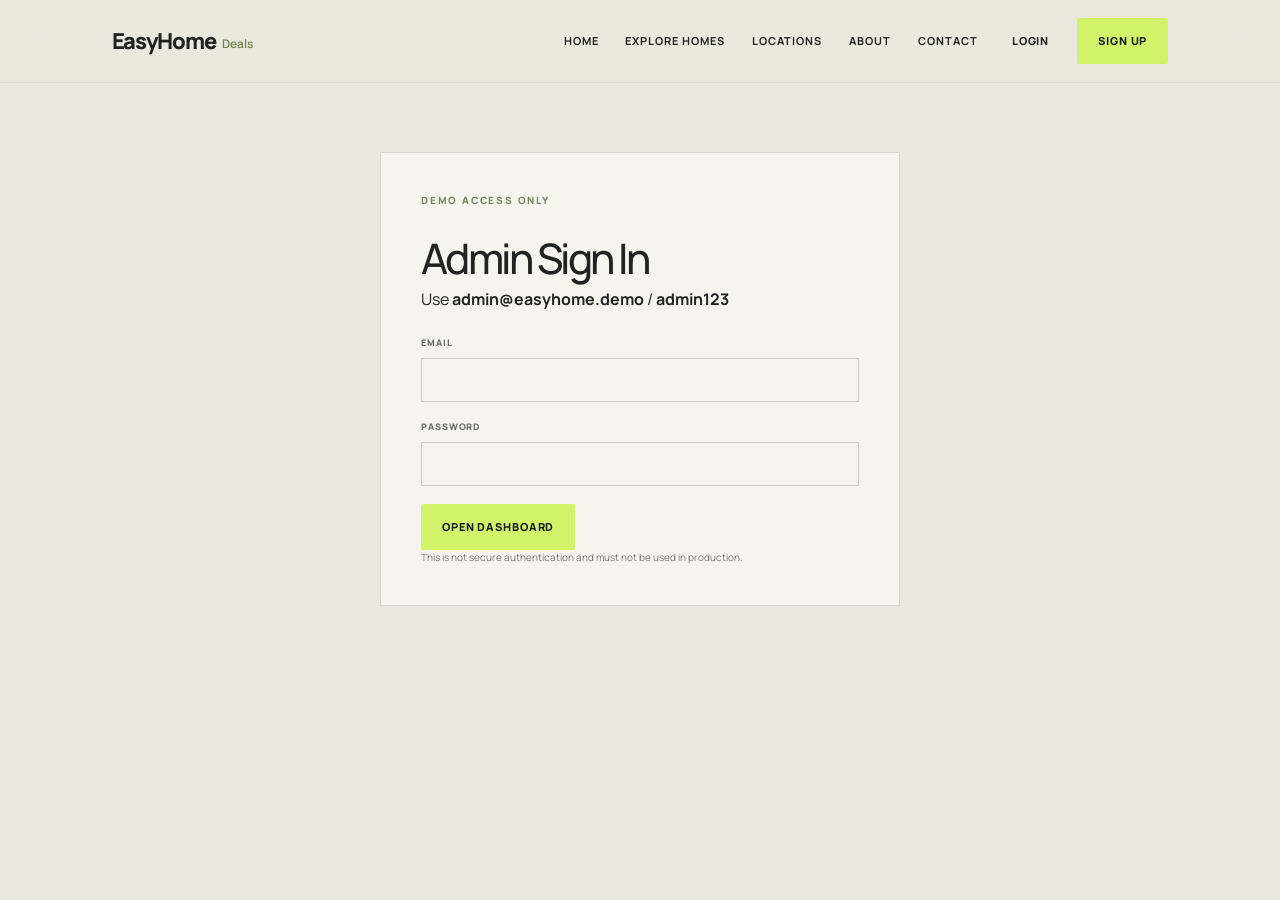
<file: admin.html>
<!DOCTYPE html>
<html lang="en">
<head><meta charset="UTF-8"><meta name="viewport" content="width=device-width, initial-scale=1.0"><title>Admin Demo | EasyHome Deals</title><link rel="stylesheet" href="https://cdn.jsdelivr.net/npm/bootstrap-icons@1.11.3/font/bootstrap-icons.css"><link rel="stylesheet" href="css/style.css"></head>
<body>
  <header><nav class="navbar" aria-label="Main navigation"><a class="logo" href="index.html">EasyHome <span class="brand-deals">Deals</span></a><button class="menu-toggle" id="menuToggle" aria-label="Open menu" aria-expanded="false" aria-controls="navLinks"><i class="bi bi-list"></i></button><div class="nav-links" id="navLinks"><a href="index.html">Home</a><a href="explore.html">Explore Homes</a><a href="locations.html">Locations</a><a href="about.html">About</a><a href="contact.html">Contact</a></div><div class="auth-nav" data-auth></div></nav></header>
  <main class="page-main">
    <section class="admin-gate" id="adminGate"><p class="section-label">DEMO ACCESS ONLY</p><h1>Admin Sign In</h1><p>Use <strong>admin@easyhome.demo</strong> / <strong>admin123</strong></p><form id="adminLogin" class="admin-login"><label>Email<input id="adminEmail" type="email" required></label><label>Password<input id="adminPassword" type="password" required></label><button class="primary-btn">Open Dashboard</button><p class="demo-note">This is not secure authentication and must not be used in production.</p></form></section>
    <section id="adminDashboard" hidden>
      <div class="admin-heading"><div><p class="section-label">FRONTEND DEMO</p><h1>Admin Dashboard</h1></div><button id="adminLogout" class="secondary-btn">Logout</button></div>
      <div class="admin-stats"><article><i class="bi bi-buildings"></i><div><span>Properties</span><strong id="propertyCount">0</strong></div></article><article><i class="bi bi-envelope"></i><div><span>Enquiries</span><strong id="enquiryCount">0</strong></div></article><article><i class="bi bi-chat-dots"></i><div><span>Contact messages</span><strong id="messageCount">0</strong></div></article><article><i class="bi bi-heart"></i><div><span>Saved properties</span><strong id="wishlistCount">0</strong></div></article></div>
      <div class="admin-grid"><form id="propertyForm" class="admin-form"><h2 id="formTitle">Add Property</h2><input type="hidden" id="propertyId"><div class="form-row"><label>Title<input id="adminTitle" required></label><label>Location<input id="adminLocation" required></label></div><div class="form-row"><label>Address<input id="adminAddress" required></label><label>Property type<select id="adminType" required><option>Room</option><option>PG</option><option>1 BHK</option><option>2 BHK</option><option>3 BHK</option><option>Flat</option><option>Apartment</option></select></label></div><div class="form-row"><label>Monthly rent<input id="adminPrice" type="number" min="1" required></label><label>Deposit<input id="adminDeposit" type="number" min="0" required></label></div><div class="form-row"><label>Bedrooms<input id="adminBedrooms" type="number" min="1" required></label><label>Bathrooms<input id="adminBathrooms" type="number" min="1" required></label></div><div class="form-row"><label>Area sq ft<input id="adminArea" type="number" min="1" required></label><label>Furnishing<select id="adminFurnishing"><option>Fully Furnished</option><option>Semi-furnished</option><option>Unfurnished</option></select></label></div><div class="form-row"><label>Owner name<input id="adminOwner" required></label><label>Owner phone<input id="adminPhone" required></label></div><label>Description<textarea id="adminDescription" rows="3" required></textarea></label><label>Property image<select id="adminImage"><option value="https://images.unsplash.com/photo-1600607687939-ce8a6c25118c?auto=format&fit=crop&w=1200&q=80">Modern apartment</option><option value="https://images.unsplash.com/photo-1600566753190-17f0baa2a6c3?auto=format&fit=crop&w=1200&q=80">Private room</option><option value="https://images.unsplash.com/photo-1600585154340-be6161a56a0c?auto=format&fit=crop&w=1200&q=80">Spacious flat</option></select></label><label>Or upload image<input id="adminUpload" type="file" accept="image/*"></label><img id="uploadPreview" class="upload-preview" alt="Image preview"><button class="primary-btn" type="submit">Save Property</button><button type="button" id="cancelEdit" class="secondary-btn" hidden>Cancel Edit</button></form>
      <div class="admin-lists"><div><h2>Properties</h2><div id="adminPropertyList" class="admin-list"></div></div><div><h2>Enquiries</h2><div id="adminEnquiries" class="admin-list"></div></div><div><h2>Contact Messages</h2><div id="adminMessages" class="admin-list"></div></div></div></div>
    </section>
  </main>
  <script src="js/data.js"></script><script src="js/app.js"></script>
  <script>
    const gate=document.getElementById("adminGate"),dashboard=document.getElementById("adminDashboard");
    function openAdmin(){gate.hidden=true;dashboard.hidden=false;render();}
    if(localStorage.getItem("easyHomeAdminLoggedIn")==="true")openAdmin();
    document.getElementById("adminLogin").addEventListener("submit",e=>{e.preventDefault();if(document.getElementById("adminEmail").value==="admin@easyhome.demo"&&document.getElementById("adminPassword").value==="admin123"){localStorage.setItem("easyHomeAdminLoggedIn","true");openAdmin();}else EH.toast("Invalid demo admin credentials");});
    document.getElementById("adminLogout").addEventListener("click",()=>{localStorage.removeItem("easyHomeAdminLoggedIn");location.reload();});
    let uploadedImage="";
    document.getElementById("adminUpload").addEventListener("change",e=>{const file=e.target.files[0];if(!file)return;const reader=new FileReader();reader.onload=()=>{uploadedImage=reader.result;document.getElementById("uploadPreview").src=uploadedImage;document.getElementById("uploadPreview").hidden=false;};reader.readAsDataURL(file);});
    document.getElementById("propertyForm").addEventListener("submit",e=>{e.preventDefault();const editId=Number(document.getElementById("propertyId").value);const items=EH.properties();const record={id:editId||Date.now(),title:document.getElementById("adminTitle").value.trim(),location:document.getElementById("adminLocation").value.trim(),address:document.getElementById("adminAddress").value.trim(),type:document.getElementById("adminType").value,price:Number(document.getElementById("adminPrice").value),deposit:Number(document.getElementById("adminDeposit").value),bedrooms:Number(document.getElementById("adminBedrooms").value),bathrooms:Number(document.getElementById("adminBathrooms").value),area:Number(document.getElementById("adminArea").value),furnishing:document.getElementById("adminFurnishing").value,owner:document.getElementById("adminOwner").value.trim(),phone:document.getElementById("adminPhone").value.trim(),description:document.getElementById("adminDescription").value.trim(),available:"Immediate",gender:"Any",badge:"New",image:uploadedImage||document.getElementById("adminImage").value,images:[uploadedImage||document.getElementById("adminImage").value],amenities:["Parking","Security","Power Backup","Water Supply"]};if(editId){const index=items.findIndex(p=>p.id===editId);items[index]={...items[index],...record};}else items.unshift(record);EH.saveProperties(items);resetForm();render();EH.toast(editId?"Property updated":"Property added");});
    function resetForm(){document.getElementById("propertyForm").reset();document.getElementById("propertyId").value="";document.getElementById("formTitle").textContent="Add Property";document.getElementById("cancelEdit").hidden=true;uploadedImage="";document.getElementById("uploadPreview").hidden=true;}
    document.getElementById("cancelEdit").addEventListener("click",resetForm);
    function render(){
      const props=EH.properties(),enquiries=JSON.parse(localStorage.getItem("easyHomeEnquiries")||"[]"),messages=JSON.parse(localStorage.getItem("easyHomeContactMessages")||"[]"),wishlist=EH.wishlist();
      document.getElementById("propertyCount").textContent=props.length;document.getElementById("enquiryCount").textContent=enquiries.length;document.getElementById("messageCount").textContent=messages.length;document.getElementById("wishlistCount").textContent=wishlist.length;
      document.getElementById("adminPropertyList").innerHTML=props.map(p=>`<article><img src="${p.image}" alt=""><div><strong>${p.title}</strong><span>${p.location} • ${EH.money(p.price)}</span></div><div class="admin-actions"><button data-edit="${p.id}">Edit</button><button data-delete="${p.id}" class="danger">Delete</button></div></article>`).join("")||"<p>No properties.</p>";
      document.getElementById("adminEnquiries").innerHTML=enquiries.map(q=>`<article class="${q.read?"read":""}"><div><strong>${q.name}</strong><span>${q.propertyTitle}</span><p>${q.phone} — ${q.message}</p></div><div class="admin-actions"><button data-read="${q.id}">${q.read?"Read":"Mark read"}</button><button data-delete-enquiry="${q.id}" class="danger">Delete</button></div></article>`).join("")||"<p>No enquiries.</p>";
      document.getElementById("adminMessages").innerHTML=messages.map(q=>`<article class="${q.read?"read":""}"><div><strong>${q.name}</strong><span>${q.subject}</span><p>${q.email} — ${q.message}</p></div><button data-delete-message="${q.id}" class="danger">Delete</button></article>`).join("")||"<p>No contact messages.</p>";
      document.querySelectorAll("[data-edit]").forEach(b=>b.onclick=()=>editProperty(Number(b.dataset.edit)));
      document.querySelectorAll("[data-delete]").forEach(b=>b.onclick=()=>{if(confirm("Delete this property?")){EH.saveProperties(EH.properties().filter(p=>p.id!==Number(b.dataset.delete)));render();EH.toast("Property deleted");}});
      document.querySelectorAll("[data-read]").forEach(b=>b.onclick=()=>{const list=enquiries.map(q=>q.id===Number(b.dataset.read)?{...q,read:true}:q);localStorage.setItem("easyHomeEnquiries",JSON.stringify(list));render();});
      document.querySelectorAll("[data-delete-enquiry]").forEach(b=>b.onclick=()=>{localStorage.setItem("easyHomeEnquiries",JSON.stringify(enquiries.filter(q=>q.id!==Number(b.dataset.deleteEnquiry))));render();});
      document.querySelectorAll("[data-delete-message]").forEach(b=>b.onclick=()=>{localStorage.setItem("easyHomeContactMessages",JSON.stringify(messages.filter(q=>q.id!==Number(b.dataset.deleteMessage))));render();});
    }
    function editProperty(id){const p=EH.properties().find(x=>x.id===id);document.getElementById("propertyId").value=p.id;document.getElementById("adminTitle").value=p.title;document.getElementById("adminLocation").value=p.location;document.getElementById("adminAddress").value=p.address;document.getElementById("adminType").value=p.type;document.getElementById("adminPrice").value=p.price;document.getElementById("adminDeposit").value=p.deposit;document.getElementById("adminBedrooms").value=p.bedrooms;document.getElementById("adminBathrooms").value=p.bathrooms;document.getElementById("adminArea").value=p.area;document.getElementById("adminFurnishing").value=p.furnishing;document.getElementById("adminOwner").value=p.owner;document.getElementById("adminPhone").value=p.phone;document.getElementById("adminDescription").value=p.description;document.getElementById("formTitle").textContent="Edit Property";document.getElementById("cancelEdit").hidden=false;document.getElementById("propertyForm").scrollIntoView({behavior:"smooth"});}
  </script>
</body></html>
</file>
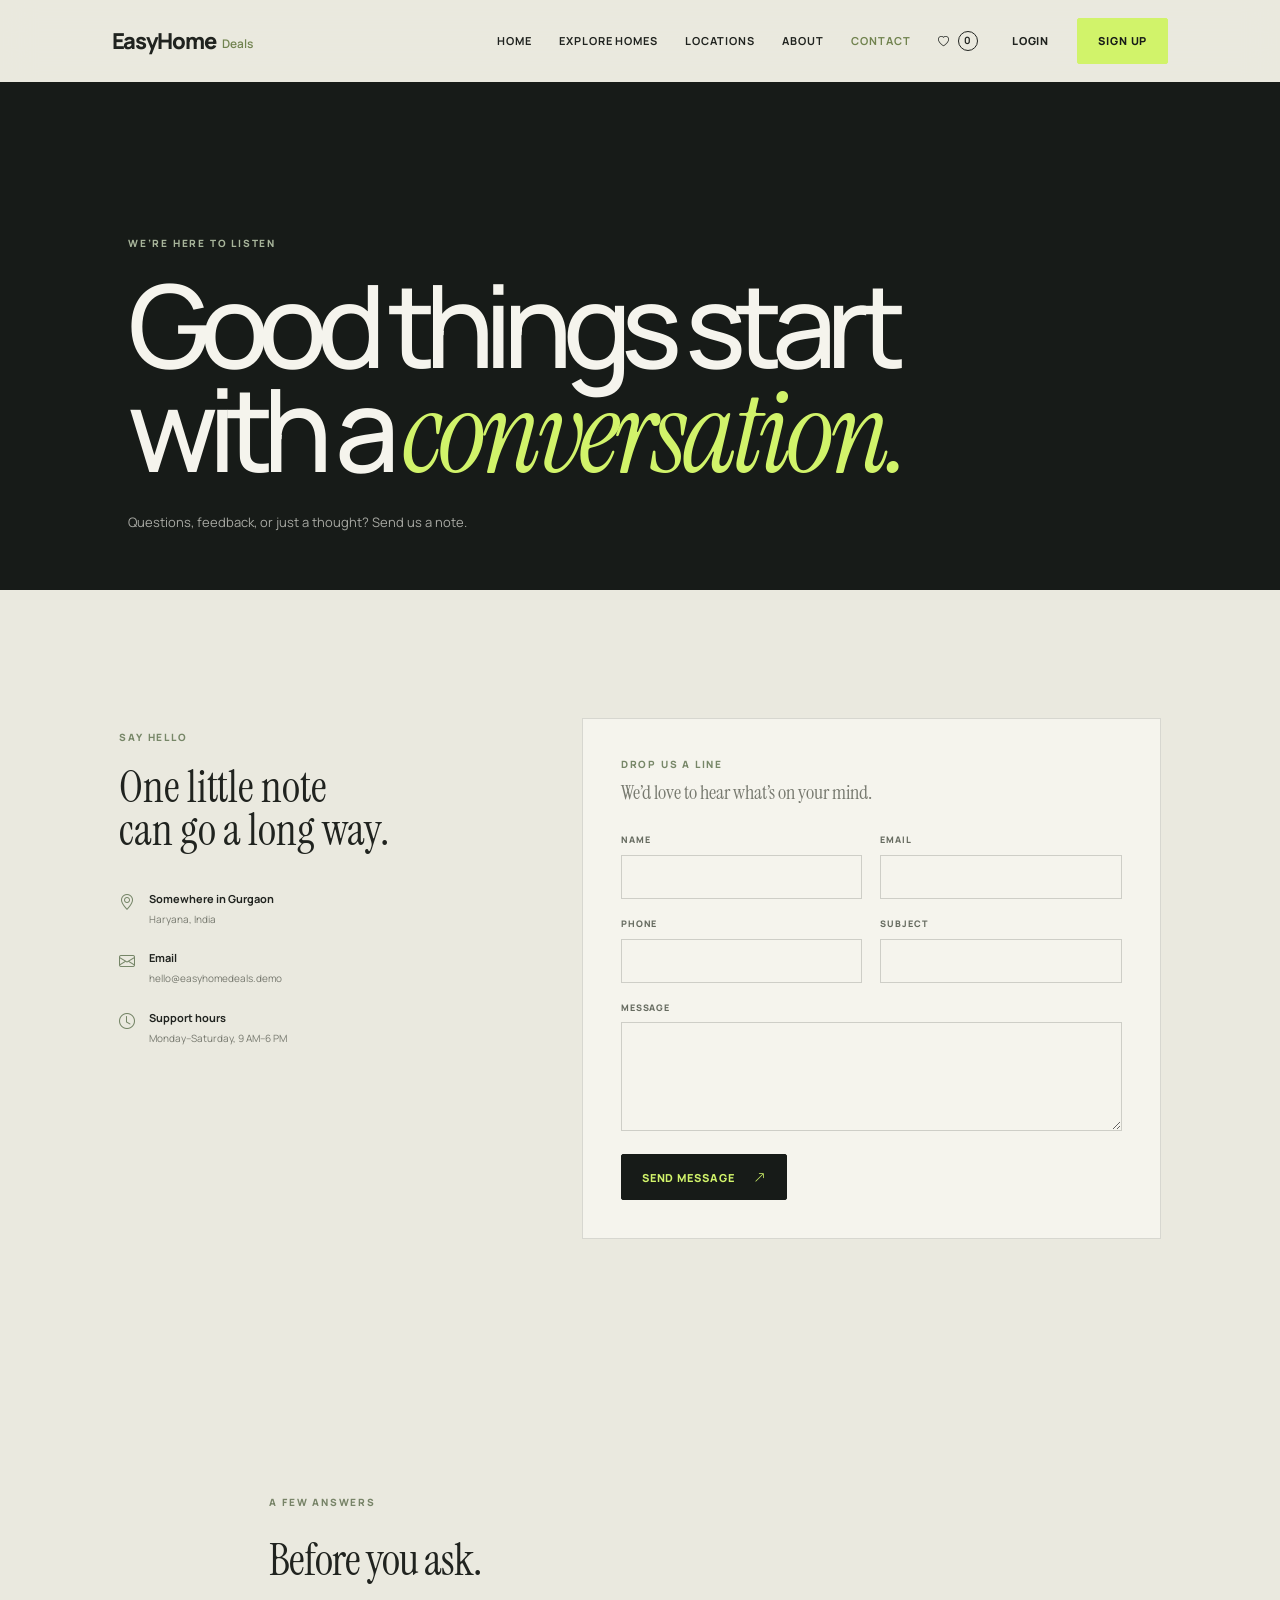
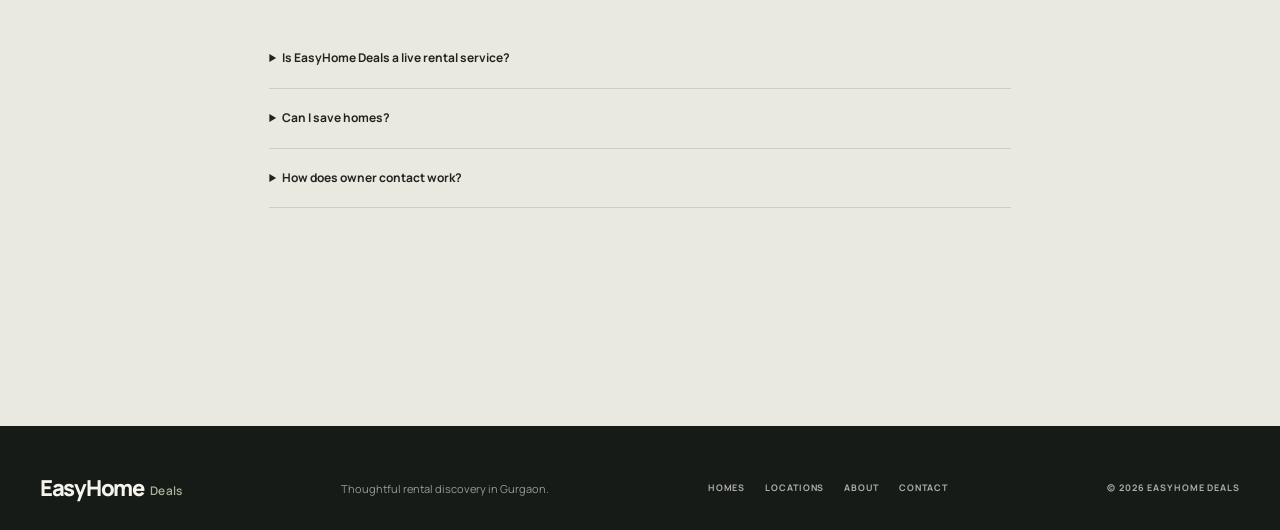
<file: contact.html>
<!DOCTYPE html>
<html lang="en">
<head><meta charset="UTF-8"><meta name="viewport" content="width=device-width, initial-scale=1.0"><title>Contact | EasyHome Deals</title><link rel="stylesheet" href="https://cdn.jsdelivr.net/npm/bootstrap-icons@1.11.3/font/bootstrap-icons.css"><link rel="stylesheet" href="css/style.css"></head>
<body>
  <header><nav class="navbar" aria-label="Main navigation"><a class="logo" href="index.html">EasyHome <span class="brand-deals">Deals</span></a><button class="menu-toggle" id="menuToggle" aria-label="Open menu" aria-expanded="false" aria-controls="navLinks"><i class="bi bi-list"></i></button><div class="nav-links" id="navLinks"><a href="index.html">Home</a><a href="explore.html">Explore Homes</a><a href="locations.html">Locations</a><a href="about.html">About</a><a class="active" href="contact.html">Contact</a><a href="wishlist.html" class="wishlist-link"><i class="bi bi-heart"></i><span data-wishlist-count>0</span></a></div><div class="auth-nav" data-auth></div></nav></header>
  <main class="brand-page">
    <section class="contact-hero"><p class="eyebrow">WE’RE HERE TO LISTEN</p><h1>Good things start<br>with a <em>conversation.</em></h1><p>Questions, feedback, or just a thought? Send us a note.</p></section>
    <section class="contact-layout section-wrap">
      <div class="contact-aside"><span class="eyebrow">SAY HELLO</span><h2>One little note<br>can go a long way.</h2><div class="contact-detail"><i class="bi bi-geo-alt"></i><div><strong>Somewhere in Gurgaon</strong><span>Haryana, India</span></div></div><div class="contact-detail"><i class="bi bi-envelope"></i><div><strong>Email</strong><span>hello@easyhomedeals.demo</span></div></div><div class="contact-detail"><i class="bi bi-clock"></i><div><strong>Support hours</strong><span>Monday–Saturday, 9 AM–6 PM</span></div></div></div>
      <form class="contact-form" id="contactForm"><div class="contact-form-heading"><span class="eyebrow">DROP US A LINE</span><p>We’d love to hear what’s on your mind.</p></div><div class="form-row"><label>Name<input id="contactName" autocomplete="name" required></label><label>Email<input id="contactEmail" type="email" autocomplete="email" required></label></div><div class="form-row"><label>Phone<input id="contactPhone" type="tel" autocomplete="tel" required></label><label>Subject<input id="contactSubject" required></label></div><label>Message<textarea id="contactMessage" rows="5" required></textarea></label><button class="primary-btn" type="submit">Send message <i class="bi bi-arrow-up-right"></i></button><p id="contactSuccess" class="enquiry-success" aria-live="polite"></p></form>
    </section>
    <section class="faq section-wrap"><div class="section-heading"><div><p class="eyebrow">A FEW ANSWERS</p><h2>Before you ask.</h2></div></div><details><summary>Is EasyHome Deals a live rental service?</summary><p>No. This is a frontend demo using sample homes and local browser storage.</p></details><details><summary>Can I save homes?</summary><p>Yes. Tap the heart on a listing and find saved places on your Wishlist page.</p></details><details><summary>How does owner contact work?</summary><p>Log in, open a listing and submit a demo enquiry or use its sample call and WhatsApp links.</p></details></section>
  </main>
  <footer class="site-footer"><div class="footer-content"><a class="logo" href="index.html">EasyHome <span class="brand-deals">Deals</span></a><p>Thoughtful rental discovery in Gurgaon.</p><div class="footer-links"><a href="explore.html">Homes</a><a href="locations.html">Locations</a><a href="about.html">About</a><a href="contact.html">Contact</a></div><span>© 2026 EASYHOME DEALS</span></div></footer>
  <script src="js/data.js"></script><script src="js/app.js"></script>
  <script>document.getElementById("contactForm").addEventListener("submit",e=>{e.preventDefault();const message={id:Date.now(),name:document.getElementById("contactName").value.trim(),email:document.getElementById("contactEmail").value.trim(),phone:document.getElementById("contactPhone").value.trim(),subject:document.getElementById("contactSubject").value.trim(),message:document.getElementById("contactMessage").value.trim(),date:new Date().toISOString(),read:false};const messages=JSON.parse(localStorage.getItem("easyHomeContactMessages")||"[]");messages.unshift(message);localStorage.setItem("easyHomeContactMessages",JSON.stringify(messages));document.getElementById("contactSuccess").textContent="Thank you! Your demo message has been saved.";document.getElementById("contactSuccess").style.display="block";EH.toast("Message sent");e.target.reset();});</script>
</body>
</html>
</file>
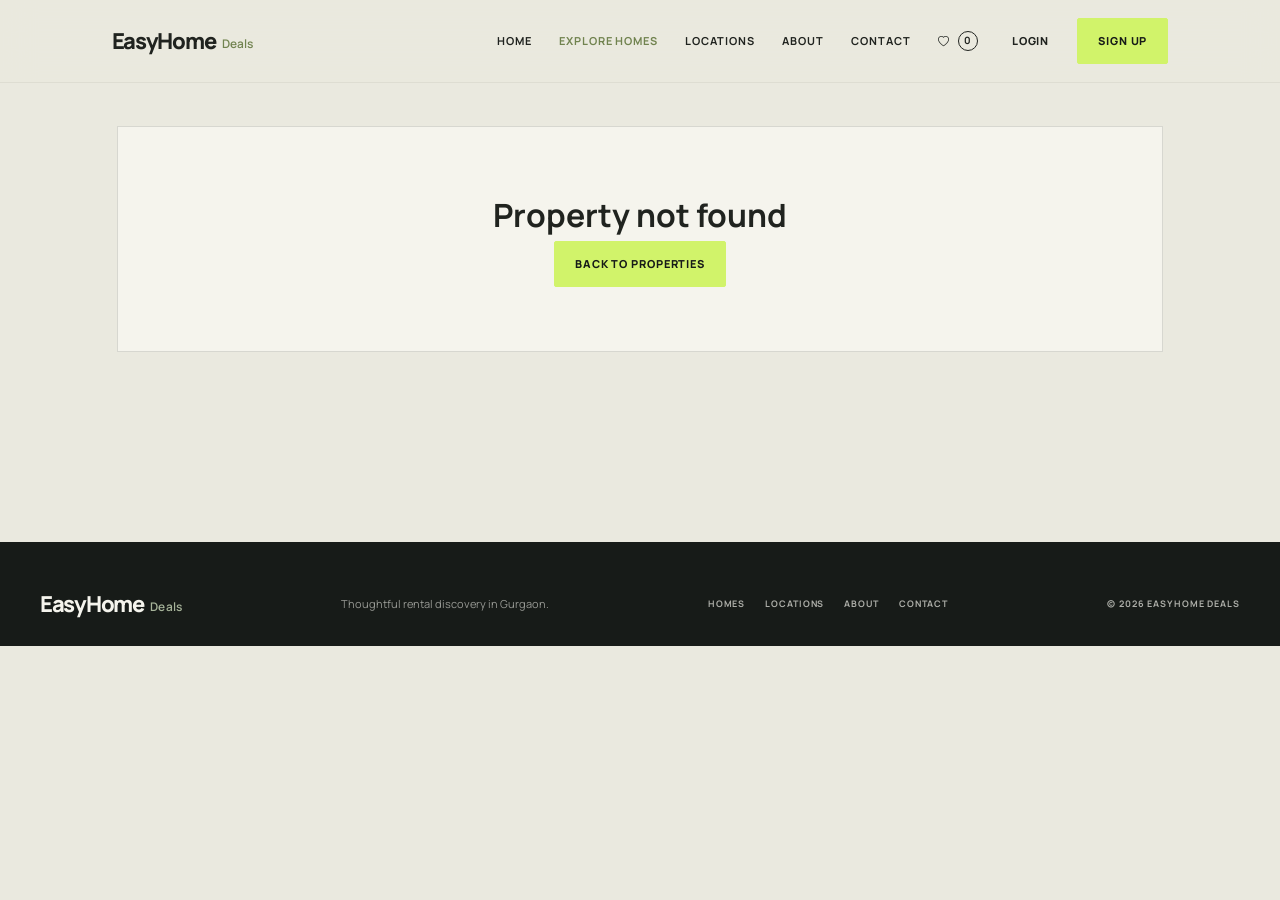
<file: property.html>
<!DOCTYPE html>
<html lang="en">
<head><meta charset="UTF-8"><meta name="viewport" content="width=device-width, initial-scale=1.0"><title>Property Details | EasyHome Deals</title><link rel="stylesheet" href="https://cdn.jsdelivr.net/npm/bootstrap-icons@1.11.3/font/bootstrap-icons.css"><link rel="stylesheet" href="css/style.css"></head>
<body>
  <header><nav class="navbar" aria-label="Main navigation"><a class="logo" href="index.html">EasyHome <span class="brand-deals">Deals</span></a><button class="menu-toggle" id="menuToggle" aria-label="Open menu" aria-expanded="false" aria-controls="navLinks"><i class="bi bi-list"></i></button><div class="nav-links" id="navLinks"><a href="index.html">Home</a><a class="active" href="explore.html">Explore Homes</a><a href="locations.html">Locations</a><a href="about.html">About</a><a href="contact.html">Contact</a><a href="wishlist.html" class="wishlist-link"><i class="bi bi-heart"></i><span data-wishlist-count>0</span></a></div><div class="auth-nav" data-auth></div></nav></header>
  <main class="detail-page">
    <div id="propertyNotFound" class="empty-state" hidden><h1>Property not found</h1><a class="primary-btn" href="explore.html">Back to properties</a></div>
    <div id="propertyContent">
      <section class="gallery-wrap"><div class="main-gallery"><img id="propertyImage" alt=""><button id="galleryPrev" class="gallery-nav prev" aria-label="Previous image"><i class="bi bi-chevron-left"></i></button><button id="galleryNext" class="gallery-nav next" aria-label="Next image"><i class="bi bi-chevron-right"></i></button></div><div class="gallery-thumbs" id="galleryThumbs"></div></section>
      <section class="detail-layout">
        <div class="detail-main">
          <p class="property-type" id="propertyTypeText"></p><h1 id="propertyTitle"></h1><p class="property-location" id="propertyLocation"></p>
          <div class="property-price" id="propertyPrice"></div>
          <div class="property-features" id="propertyFeatures"></div>
          <div class="property-description"><h2>About this property</h2><p id="propertyDescription"></p></div>
          <div class="property-amenities"><h2>Amenities</h2><div class="amenities-list" id="amenitiesList"></div></div>
        </div>
        <aside class="owner-card"><p class="section-label">CONTACT OWNER</p><h2 id="ownerName"></h2><p id="ownerPhone"></p><button class="primary-btn" id="contactOwner">Contact Owner</button><button class="secondary-btn" id="saveProperty"><i class="bi bi-heart"></i> Save to Wishlist</button><div class="deposit-box"><span>Security deposit</span><strong id="depositAmount"></strong></div></aside>
      </section>
      <section class="similar section-wrap"><div class="section-heading"><div><p class="section-label">MORE OPTIONS</p><h2>Similar properties</h2></div></div><div class="property-grid" id="similarGrid"></div></section>
    </div>
  </main>
  <div class="modal-backdrop" id="contactModal" hidden><div class="modal" role="dialog" aria-modal="true" aria-labelledby="contactModalTitle"><button class="modal-close" id="closeModal" aria-label="Close">×</button><p class="section-label">DEMO CONTACT</p><h2 id="contactModalTitle">Send Owner Enquiry</h2><div class="owner-actions"><a id="callOwner" href="#"><i class="bi bi-telephone"></i> Call Owner</a><a id="whatsappOwner" target="_blank" rel="noopener"><i class="bi bi-whatsapp"></i> WhatsApp</a></div><form id="enquiryForm"><label>Your name<input id="enquiryName" required></label><label>Phone number<input id="enquiryPhone" type="tel" required></label><label>Message<textarea id="enquiryMessage" rows="4" required></textarea></label><button class="primary-btn" type="submit">Send Enquiry</button></form><p class="enquiry-success" id="enquirySuccess"></p></div></div>
  <footer class="site-footer"><div class="footer-content"><a class="logo" href="index.html">EasyHome <span class="brand-deals">Deals</span></a><p>Thoughtful rental discovery in Gurgaon.</p><div class="footer-links"><a href="explore.html">Homes</a><a href="locations.html">Locations</a><a href="about.html">About</a><a href="contact.html">Contact</a></div><span>© 2026 EASYHOME DEALS</span></div></footer>
  <script src="js/data.js"></script><script src="js/app.js"></script>
  <script>
    const id=Number(new URLSearchParams(location.search).get("id"));
    const property=EH.properties().find(p=>p.id===id);
    if(!property){document.getElementById("propertyContent").hidden=true;document.getElementById("propertyNotFound").hidden=false;}
    else{
      let imageIndex=0;const images=property.images||[property.image];
      document.title=property.title+" | EasyHome Deals";
      document.getElementById("propertyTitle").textContent=property.title;
      document.getElementById("propertyTypeText").textContent=property.furnishing+" • "+property.type;
      document.getElementById("propertyLocation").textContent="📍 "+property.address;
      document.getElementById("propertyPrice").innerHTML=EH.money(property.price)+"<span>/month</span>";
      document.getElementById("propertyDescription").textContent=property.description;
      document.getElementById("ownerName").textContent=property.owner;
      document.getElementById("ownerPhone").textContent=property.phone;
      document.getElementById("depositAmount").textContent=EH.money(property.deposit);
      document.getElementById("propertyFeatures").innerHTML=`<div><i class="bi bi-house"></i><strong>${property.bedrooms}</strong><span>Bedrooms</span></div><div><i class="bi bi-droplet"></i><strong>${property.bathrooms}</strong><span>Bathrooms</span></div><div><i class="bi bi-rulers"></i><strong>${property.area} sq ft</strong><span>Area</span></div><div><i class="bi bi-calendar-check"></i><strong>${property.available}</strong><span>Available</span></div>`;
      document.getElementById("amenitiesList").innerHTML=property.amenities.map(a=>`<span>✓ ${a}</span>`).join("");
      function showImage(index){imageIndex=(index+images.length)%images.length;const image=document.getElementById("propertyImage");image.style.opacity="0";window.setTimeout(()=>{image.src=images[imageIndex];image.onload=()=>{image.style.opacity="1";};},EH.motion.reduced?0:120);document.querySelectorAll(".gallery-thumb").forEach((el,i)=>el.classList.toggle("active",i===imageIndex));}
      document.getElementById("propertyImage").src=images[0];document.getElementById("propertyImage").alt=property.title;
      document.getElementById("galleryThumbs").innerHTML=images.map((src,i)=>`<button class="gallery-thumb ${i===0?"active":""}" data-image="${i}" aria-label="View image ${i+1}"><img src="${src}" alt=""></button>`).join("");
      document.querySelectorAll("[data-image]").forEach(el=>el.addEventListener("click",()=>showImage(Number(el.dataset.image))));
      document.getElementById("galleryPrev").addEventListener("click",()=>showImage(imageIndex-1));document.getElementById("galleryNext").addEventListener("click",()=>showImage(imageIndex+1));
      function updateSave(){const saved=EH.wishlist().includes(property.id);const button=document.getElementById("saveProperty");button.innerHTML=(saved?'♥ Saved':'<i class="bi bi-heart"></i> Save')+" to Wishlist";button.classList.toggle("active",saved);}
      updateSave();document.getElementById("saveProperty").addEventListener("click",()=>{EH.toggleWishlist(property.id,null);updateSave();});
      const modal=document.getElementById("contactModal");
      document.getElementById("contactOwner").addEventListener("click",()=>{
        if(!EH.isLoggedIn()){EH.toast("Please login to contact the owner");setTimeout(()=>location.href="login.html",500);return;}
        modal.hidden=false;document.body.classList.add("modal-open");window.requestAnimationFrame(()=>modal.classList.add("is-open"));
      });
      function closeContactModal(){modal.classList.remove("is-open");window.setTimeout(()=>{modal.hidden=true;document.body.classList.remove("modal-open");},EH.motion.reduced?0:250);}
      document.getElementById("closeModal").addEventListener("click",closeContactModal);
      modal.addEventListener("click",e=>{if(e.target===modal)closeContactModal();});
      document.addEventListener("keydown",e=>{if(modal.hidden||!["ArrowLeft","ArrowRight"].includes(e.key)||/INPUT|TEXTAREA|SELECT/.test(document.activeElement.tagName))return;showImage(imageIndex+(e.key==="ArrowRight"?1:-1));});
      document.getElementById("callOwner").href="tel:"+property.phone.replace(/[^+\d]/g,"");
      document.getElementById("whatsappOwner").href="https://wa.me/"+property.phone.replace(/\D/g,"")+"?text="+encodeURIComponent("Hello, I am interested in "+property.title);
      const user=EH.user();if(user){document.getElementById("enquiryName").value=user.name||"";document.getElementById("enquiryPhone").value=user.phone||"";}
      document.getElementById("enquiryMessage").value="I am interested in "+property.title+".";
      document.getElementById("enquiryForm").addEventListener("submit",e=>{
        e.preventDefault();
        const data={id:Date.now(),propertyId:property.id,propertyTitle:property.title,name:document.getElementById("enquiryName").value.trim(),phone:document.getElementById("enquiryPhone").value.trim(),message:document.getElementById("enquiryMessage").value.trim(),date:new Date().toISOString(),read:false};
        const enquiries=JSON.parse(localStorage.getItem("easyHomeEnquiries")||"[]");enquiries.unshift(data);localStorage.setItem("easyHomeEnquiries",JSON.stringify(enquiries));
        document.getElementById("enquirySuccess").textContent="Enquiry sent successfully! The owner can be contacted using the demo details.";
        EH.toast("Enquiry submitted");
        e.target.reset();
      });
      const similar=EH.properties().filter(p=>p.id!==property.id&&(p.location===property.location||p.type===property.type)).slice(0,3);
      document.getElementById("similarGrid").innerHTML=similar.map(EH.card).join("");EH.initWishlistButtons(document.getElementById("similarGrid"));
    }
  </script>
</body></html>
</file>
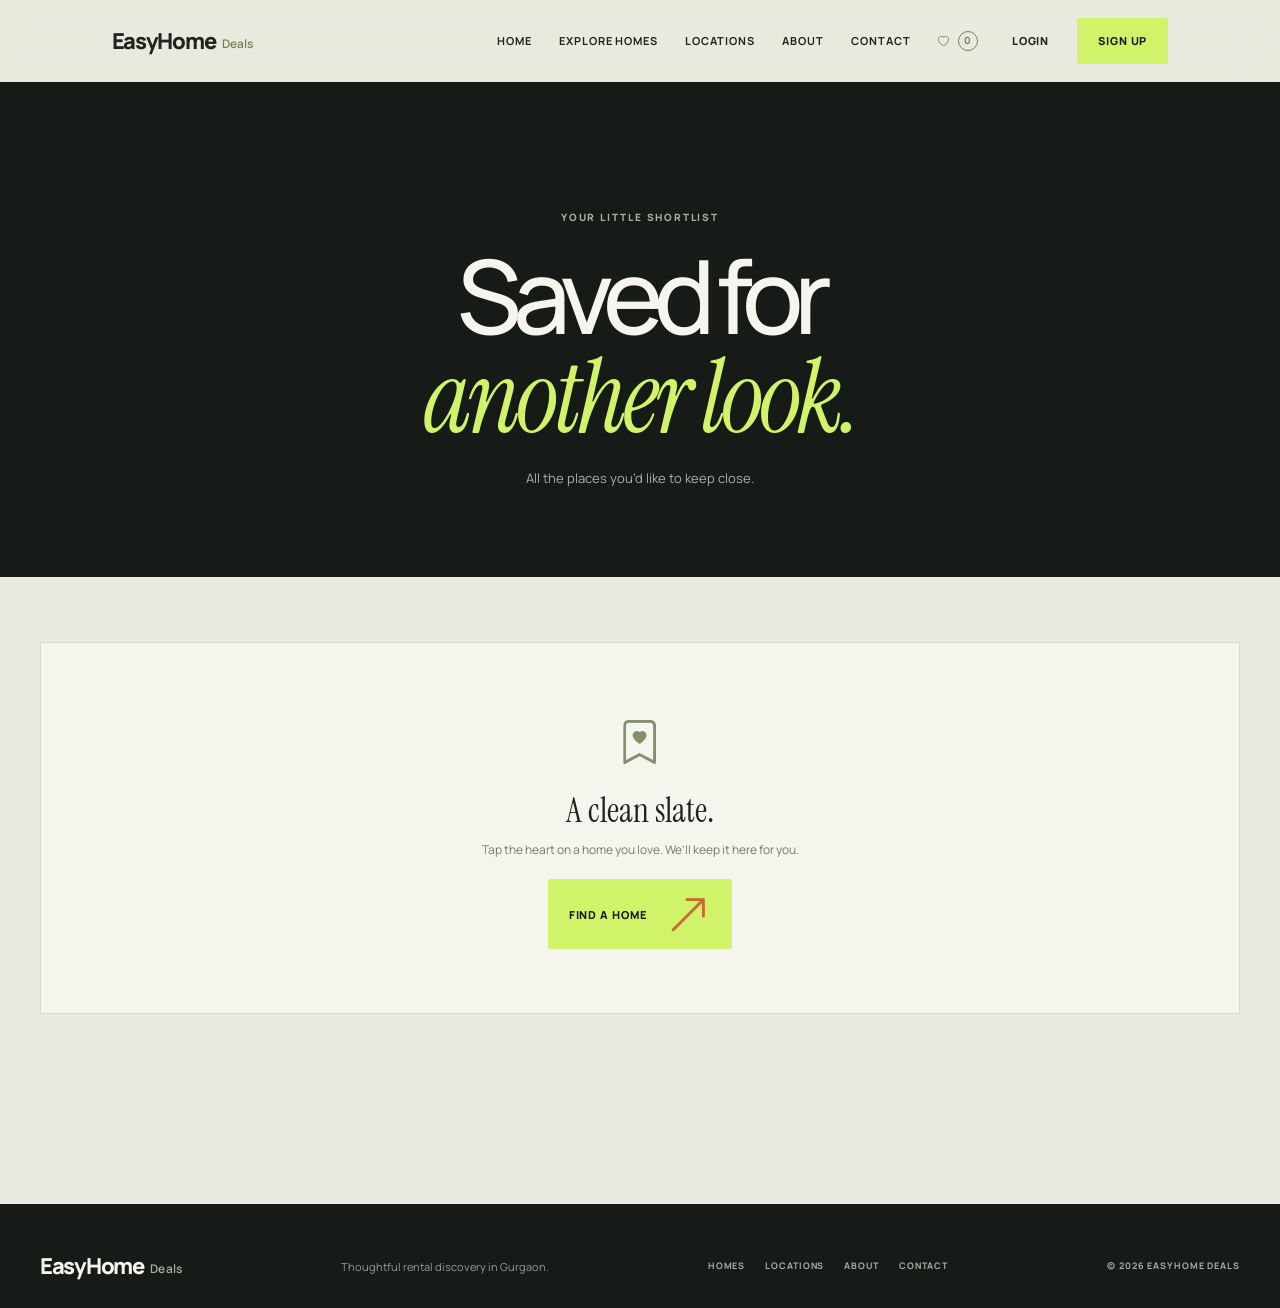
<file: wishlist.html>
<!DOCTYPE html>
<html lang="en">
<head><meta charset="UTF-8"><meta name="viewport" content="width=device-width, initial-scale=1.0"><title>Saved Homes | EasyHome Deals</title><link rel="stylesheet" href="https://cdn.jsdelivr.net/npm/bootstrap-icons@1.11.3/font/bootstrap-icons.css"><link rel="stylesheet" href="css/style.css"></head>
<body>
  <header><nav class="navbar" aria-label="Main navigation"><a class="logo" href="index.html">EasyHome <span class="brand-deals">Deals</span></a><button class="menu-toggle" id="menuToggle" aria-label="Open menu" aria-expanded="false" aria-controls="navLinks"><i class="bi bi-list"></i></button><div class="nav-links" id="navLinks"><a href="index.html">Home</a><a href="explore.html">Explore Homes</a><a href="locations.html">Locations</a><a href="about.html">About</a><a href="contact.html">Contact</a><a class="active wishlist-link" href="wishlist.html"><i class="bi bi-heart"></i><span data-wishlist-count>0</span></a></div><div class="auth-nav" data-auth></div></nav></header>
  <main class="brand-page">
    <section class="page-heading wishlist-heading"><p class="eyebrow">YOUR LITTLE SHORTLIST</p><h1>Saved for<br><em>another look.</em></h1><p>All the places you’d like to keep close.</p></section>
    <section class="wishlist-section"><div class="property-grid" id="wishlistGrid"></div><div class="empty-state" id="wishlistEmpty"><i class="bi bi-bookmark-heart"></i><h2>A clean slate.</h2><p>Tap the heart on a home you love. We’ll keep it here for you.</p><a class="primary-btn" href="explore.html">Find a home <i class="bi bi-arrow-up-right"></i></a></div></section>
  </main>
  <footer class="site-footer"><div class="footer-content"><a class="logo" href="index.html">EasyHome <span class="brand-deals">Deals</span></a><p>Thoughtful rental discovery in Gurgaon.</p><div class="footer-links"><a href="explore.html">Homes</a><a href="locations.html">Locations</a><a href="about.html">About</a><a href="contact.html">Contact</a></div><span>© 2026 EASYHOME DEALS</span></div></footer>
  <script src="js/data.js"></script><script src="js/app.js"></script>
  <script>
    function renderWishlist(){
      const ids=EH.wishlist();
      const items=EH.properties().filter(property=>ids.includes(property.id));
      document.getElementById("wishlistEmpty").hidden=items.length>0;
      document.getElementById("wishlistGrid").innerHTML=items.map(EH.card).join("");
      EH.initWishlistButtons(document.getElementById("wishlistGrid"));
      document.querySelectorAll("#wishlistGrid [data-wish]").forEach(button=>button.addEventListener("click",()=>setTimeout(renderWishlist,0)));
    }
    renderWishlist();
  </script>
</body>
</html>
</file>
<file: css/style.css>
/* =========================================
   EASYHOME DEALS - MAIN STYLESHEET
   ========================================= */


/* ---------- Google Font ---------- */

@import url('https://fonts.googleapis.com/css2?family=DM+Sans:wght@400;500;600;700&family=Playfair+Display:wght@600;700&display=swap');
@import url('https://fonts.googleapis.com/css2?family=Instrument+Serif:ital@0;1&family=Manrope:wght@400;500;600;700;800&display=swap');


/* ---------- Global Styles ---------- */

* {
    margin: 0;
    padding: 0;
    box-sizing: border-box;
}

html {
    scroll-behavior: smooth;
}

body {
    font-family: 'DM Sans', sans-serif;
    background: #f8f8f6;
    color: #1d1d1d;
    line-height: 1.6;
}

a {
    text-decoration: none;
    color: inherit;
}

button,
input,
select {
    font-family: inherit;
}


/* ---------- Navigation ---------- */

header {
    width: 100%;
    background: #ffffff;
    position: sticky;
    top: 0;
    z-index: 1000;
    border-bottom: 1px solid #eeeeee;
}

.navbar {
    max-width: 1200px;
    margin: auto;
    height: 76px;

    display: flex;
    align-items: center;
    justify-content: space-between;

    padding: 0 24px;
}

.logo {
    font-size: 25px;
    font-weight: 700;
    letter-spacing: -0.5px;
}

.logo span {
    color: #c56a32;
}

.nav-links {
    display: flex;
    list-style: none;
    gap: 35px;
}

.nav-links a {
    font-size: 14px;
    font-weight: 500;
    color: #444;

    transition: 0.3s;
}

.nav-links a:hover {
    color: #c56a32;
}

.login-btn {
    border: none;
    background: #1d1d1d;
    color: white;

    padding: 11px 22px;

    border-radius: 8px;

    font-size: 14px;
    font-weight: 600;

    cursor: pointer;

    transition: 0.3s;
}

.login-btn:hover {
    background: #c56a32;
}


/* ---------- Hero Section ---------- */

.hero {
    min-height: 650px;

    display: flex;
    align-items: center;

    background:
        linear-gradient(
            rgba(20, 20, 20, 0.58),
            rgba(20, 20, 20, 0.58)
        ),
        url("https://images.unsplash.com/photo-1600607687920-4e2a09cf159d?auto=format&fit=crop&w=2000&q=85");

    background-size: cover;
    background-position: center;

    color: white;
}

.hero-content {
    width: 1200px;
    max-width: calc(100% - 48px);

    margin: auto;
}

.small-heading {
    font-size: 13px;
    font-weight: 700;

    letter-spacing: 2px;

    margin-bottom: 18px;
}

.hero h1 {
    max-width: 750px;

    font-family: 'Playfair Display', serif;

    font-size: clamp(48px, 6vw, 78px);

    line-height: 1.05;

    letter-spacing: -2px;

    margin-bottom: 25px;
}

.hero h1 span {
    display: block;
    color: #f0a36f;
}

.hero-text {
    max-width: 550px;

    font-size: 17px;

    color: #eeeeee;

    margin-bottom: 42px;
}


/* ---------- Search Box ---------- */

.search-box {
    max-width: 1050px;

    background: white;

    border-radius: 12px;

    padding: 10px;

    display: flex;
    align-items: center;

    gap: 5px;

    box-shadow: 0 15px 50px rgba(0, 0, 0, 0.25);
}

.search-field {
    flex: 1;
    height: 68px;
    padding: 0 15px;

    border-right: 1px solid #eeeeee;

    display: grid;
    grid-template-rows: 18px 24px;
    align-content: center;
}

.search-field label {
    display: flex;
    align-items: center;

    height: 18px;

    font-size: 11px;
    font-weight: 700;
    color: #888;

    text-transform: uppercase;
    letter-spacing: 0.5px;

    margin: 0;
}
.search-field input,
.search-field select {
    width: 100%;
    height: 24px;

    border: none;
    outline: none;

    background: transparent;

    color: #222;
    font-size: 14px;

    padding: 0;
    margin: 0;

    line-height: 24px;
}
.search-field select {
    appearance: auto;
    cursor: pointer;
}
.search-btn {
    border: none;

    background: #c56a32;

    color: white;

    padding: 18px 30px;

    border-radius: 8px;

    font-size: 14px;

    font-weight: 700;

    cursor: pointer;

    transition: 0.3s;
}

.search-btn:hover {
    background: #a95325;

    transform: translateY(-1px);
}


/* ---------- General Section ---------- */

.properties,
.locations {
    max-width: 1200px;

    margin: auto;

    padding: 100px 24px;
}

.section-heading {
    display: flex;

    align-items: end;

    justify-content: space-between;

    margin-bottom: 40px;
}

.section-label {
    color: #c56a32;

    font-size: 12px;

    font-weight: 700;

    letter-spacing: 2px;

    margin-bottom: 8px;
}

.section-heading h2,
.about h2 {
    font-family: 'Playfair Display', serif;

    font-size: 42px;

    line-height: 1.15;

    letter-spacing: -1px;
}

.section-heading > a {
    color: #c56a32;

    font-size: 14px;

    font-weight: 700;
}


/* ---------- Property Cards ---------- */

.property-grid {
    display: grid;

    grid-template-columns: repeat(3, 1fr);

    gap: 25px;
}

.property-card {
    background: white;

    border-radius: 14px;

    overflow: hidden;

    border: 1px solid #eeeeee;

    transition: 0.3s;
}

.property-card:hover {
    transform: translateY(-7px);

    box-shadow: 0 15px 40px rgba(0, 0, 0, 0.09);
}

.property-image {
    height: 230px;

    position: relative;

    overflow: hidden;

    background: #ddd;
}


   .property-image img {
    width: 100%;
    height: 100%;
    object-fit: cover;
    display: block;
    transition: 0.5s ease;
}

.property-card:hover .property-image img {
    transform: scale(1.05);
}


.property-badge {
    position: absolute;

    top: 15px;
    left: 15px;

    z-index: 2;

    background: white;

    color: #222;

    padding: 6px 11px;

    border-radius: 6px;

    font-size: 11px;

    font-weight: 700;
}

.property-info {
    padding: 22px;
}

.property-type {
    font-size: 11px;

    color: #c56a32;

    font-weight: 700;

    text-transform: uppercase;

    letter-spacing: 0.5px;

    margin-bottom: 7px;
}

.property-info h3 {
    font-size: 19px;

    margin-bottom: 7px;
}

.property-location {
    font-size: 13px;

    color: #777;

    margin-bottom: 20px;
}

.property-bottom {
    display: flex;

    align-items: center;

    justify-content: space-between;
}

.property-bottom strong {
    font-size: 18px;
}

.property-bottom strong span {
    font-size: 12px;

    font-weight: 400;

    color: #888;
}

.view-btn {
    border: 1px solid #ddd;

    background: white;

    padding: 8px 15px;

    border-radius: 7px;

    cursor: pointer;

    font-size: 12px;

    font-weight: 600;

    transition: 0.3s;
}

.view-btn:hover {
    background: #1d1d1d;

    color: white;

    border-color: #1d1d1d;
}


/* ---------- Locations ---------- */

.locations {
    padding-top: 20px;
}

.location-grid {
    display: grid;

    grid-template-columns: repeat(4, 1fr);

    gap: 18px;
}

.location-card {
    background: white;

    border: 1px solid #eeeeee;

    padding: 28px 22px;

    border-radius: 12px;

    transition: 0.3s;
}

.location-card:hover {
    transform: translateY(-5px);

    border-color: #c56a32;
}

.location-card h3 {
    font-size: 17px;

    margin-bottom: 5px;
}

.location-card p {
    color: #888;

    font-size: 12px;
}


/* ---------- About ---------- */

.about {
    background: #1d1d1d;

    color: white;

    padding: 100px 24px;
}

.about-content {
    max-width: 800px;

    margin: auto;

    text-align: center;
}

.about h2 {
    font-size: 48px;

    margin-bottom: 25px;
}

.about p:last-child {
    color: #bdbdbd;

    font-size: 16px;
}


/* ---------- Footer ---------- */

footer {
    background: #141414;

    color: white;

    padding: 35px 24px;
}

.footer-content {
    max-width: 1200px;

    margin: auto;

    display: flex;

    justify-content: space-between;

    align-items: center;
}

.footer-content h2 {
    font-size: 20px;

    margin-bottom: 5px;
}

.footer-content h2 span {
    color: #c56a32;
}

.footer-content p {
    color: #888;

    font-size: 12px;
}


/* ---------- Responsive Design ---------- */

@media (max-width: 900px) {

    .nav-links {
        display: none;
    }

    .search-box {
        flex-direction: column;

        align-items: stretch;
    }

    .search-field {
        border-right: none;

        border-bottom: 1px solid #eeeeee;
    }

    .search-btn {
        width: 100%;
    }

    .property-grid {
        grid-template-columns: repeat(2, 1fr);
    }

    .location-grid {
        grid-template-columns: repeat(2, 1fr);
    }
}


@media (max-width: 600px) {

    .navbar {
        height: 65px;
    }

    .logo {
        font-size: 21px;
    }

    .login-btn {
        padding: 9px 15px;
    }

    .hero {
        min-height: 700px;
    }

    .hero h1 {
        font-size: 45px;

        letter-spacing: -1px;
    }

    .hero-text {
        font-size: 15px;
    }

    .properties,
    .locations {
        padding: 70px 18px;
    }

    .section-heading h2 {
        font-size: 34px;
    }

    .property-grid {
        grid-template-columns: 1fr;
    }

    .location-grid {
        grid-template-columns: 1fr;
    }

    .about h2 {
        font-size: 36px;
    }

    .footer-content {
        flex-direction: column;

        align-items: flex-start;

        gap: 15px;
    }
}
/* ---------- Search Field Alignment Fix ---------- */

.search-box .search-field {
    position: relative;
    height: 68px;
    padding: 0 15px;
    display: block;
}

/* Keep all labels at exactly the same height */
.search-box .search-field label {
    position: absolute;
    top: 8px;
    left: 15px;

    height: 18px;
    margin: 0;

    display: block;
    line-height: 18px;
}

/* Keep all input/select values at exactly the same height */
.search-box .search-field input,
.search-box .search-field select {
    position: absolute;
    top: 31px;
    left: 15px;

    width: calc(100% - 30px);
    height: 24px;

    margin: 0;
    padding: 0;

    line-height: 24px;
}
/* =========================================
   PROPERTY DETAILS PAGE
========================================= */

.property-details {
    max-width: 1200px;
    margin: 60px auto;
    padding: 0 30px;

    display: grid;
    grid-template-columns: 1fr 1fr;

    gap: 50px;
}


/* Property Image */

.property-details-image {
    width: 100%;
    height: 550px;

    overflow: hidden;
    border-radius: 18px;
}


.property-details-image img {
    width: 100%;
    height: 100%;

    object-fit: cover;
}



/* Property Information */

.property-details-info {
    padding: 10px 0;
}


.property-details-info h1 {
    font-family: "Playfair Display", serif;

    font-size: 42px;
    line-height: 1.15;

    margin: 10px 0 15px;
}


.property-details-info .property-location {
    font-size: 16px;
    margin-bottom: 25px;
}



/* Price */

.property-price {
    font-size: 32px;
    font-weight: 700;

    margin-bottom: 30px;
}


.property-price span {
    font-size: 16px;
    font-weight: 400;
    color: #777;
}



/* Features */

.property-features {
    display: grid;

    grid-template-columns: repeat(2, 1fr);

    gap: 15px;

    margin-bottom: 35px;
}


.property-features div {
    padding: 18px;

    background: #f7f7f7;

    border-radius: 10px;

    display: flex;
    flex-direction: column;

    gap: 4px;

    font-size: 15px;
}


.property-features strong {
    font-size: 15px;
}


.property-features span {
    color: #777;
    font-size: 13px;
}



/* Description */

.property-description {
    margin-bottom: 30px;
}


.property-description h2,
.property-amenities h2 {
    font-family: "Playfair Display", serif;

    font-size: 25px;

    margin-bottom: 12px;
}


.property-description p {
    color: #666;

    line-height: 1.7;

    font-size: 15px;
}



/* Amenities */

.property-amenities {
    margin-bottom: 30px;
}


.amenities-list {
    display: flex;

    flex-wrap: wrap;

    gap: 10px;
}


.amenities-list span {
    background: #f7f7f7;

    padding: 10px 14px;

    border-radius: 8px;

    font-size: 14px;
}



/* Action Buttons */

.property-actions {
    display: flex;

    gap: 12px;
}


.contact-btn,
.whatsapp-btn {
    border: none;

    padding: 15px 25px;

    border-radius: 8px;

    font-size: 15px;

    font-weight: 600;

    cursor: pointer;
}


.contact-btn {
    background: #c56a32;

    color: white;
}


.whatsapp-btn {
    background: #222;

    color: white;
}


.contact-btn:hover,
.whatsapp-btn:hover {
    transform: translateY(-2px);
}



/* Responsive */

@media (max-width: 900px) {

    .property-details {
        grid-template-columns: 1fr;

        gap: 30px;

        margin-top: 30px;
    }


    .property-details-image {
        height: 400px;
    }


    .property-details-info h1 {
        font-size: 34px;
    }

}


@media (max-width: 600px) {

    .property-details {
        padding: 0 20px;
    }


    .property-details-image {
        height: 300px;
    }


    .property-details-info h1 {
        font-size: 30px;
    }


    .property-features {
        grid-template-columns: 1fr;
    }


    .property-actions {
        flex-direction: column;
    }


    .contact-btn,
    .whatsapp-btn {
        width: 100%;
    }

}
/* =========================================
   ENQUIRY FORM
========================================= */

.enquiry-section {
    margin-top: 35px;
    padding: 30px;

    background: #f7f7f7;

    border-radius: 15px;
}


.enquiry-section h2 {
    font-family: "Playfair Display", serif;

    font-size: 26px;

    margin-bottom: 8px;
}


.enquiry-section > p {
    color: #777;

    font-size: 14px;

    line-height: 1.6;

    margin-bottom: 25px;
}


/* Form */

#enquiryForm {
    display: flex;

    flex-direction: column;

    gap: 18px;
}


.form-group {
    display: flex;

    flex-direction: column;

    gap: 7px;
}


.form-group label {
    font-size: 13px;

    font-weight: 600;

    color: #333;
}


.form-group input,
.form-group textarea {
    width: 100%;

    box-sizing: border-box;

    padding: 13px 14px;

    border: 1px solid #ddd;

    border-radius: 8px;

    background: white;

    font-family: inherit;

    font-size: 14px;

    outline: none;
}


.form-group input:focus,
.form-group textarea:focus {
    border-color: #c56a32;
}


.form-group textarea {
    resize: vertical;
}


/* Submit Button */

.submit-enquiry-btn {
    width: 100%;

    padding: 15px;

    border: none;

    border-radius: 8px;

    background: #c56a32;

    color: white;

    font-size: 15px;

    font-weight: 600;

    cursor: pointer;
}


.submit-enquiry-btn:hover {
    transform: translateY(-2px);
}


/* Success Message */

.enquiry-success {
    display: none;

    margin-top: 18px;

    padding: 12px;

    border-radius: 8px;

    background: #eaf7ee;

    color: #247a3d;

    font-size: 14px;

    font-weight: 600;
}
/* =========================================
   AUTHENTICATION PAGES
========================================= */

.auth-section {
    min-height: calc(100vh - 140px);
    display: flex;
    align-items: center;
    justify-content: center;
    padding: 60px 20px;
    background: #fafafa;
}

.auth-container {
    width: 100%;
    max-width: 500px;
}

.auth-content {
    background: white;
    padding: 45px;
    border-radius: 18px;
    box-shadow: 0 10px 35px rgba(0, 0, 0, 0.08);
}

.auth-small-title {
    color: #c56a32;
    font-size: 12px;
    font-weight: 700;
    letter-spacing: 2px;
    margin-bottom: 10px;
}

.auth-content h1 {
    font-family: "Playfair Display", serif;
    font-size: 36px;
    margin-bottom: 12px;
}

.auth-description {
    color: #777;
    font-size: 14px;
    line-height: 1.6;
    margin-bottom: 30px;
}

#registerForm {
    display: flex;
    flex-direction: column;
    gap: 18px;
}

.auth-form-group {
    display: flex;
    flex-direction: column;
    gap: 7px;
}

.auth-form-group label {
    font-size: 13px;
    font-weight: 600;
    color: #333;
}

.auth-form-group input {
    width: 100%;
    box-sizing: border-box;
    padding: 13px 14px;
    border: 1px solid #ddd;
    border-radius: 8px;
    background: white;
    font-family: inherit;
    font-size: 14px;
    outline: none;
}

.auth-form-group input:focus {
    border-color: #c56a32;
}

.auth-btn {
    width: 100%;
    padding: 15px;
    margin-top: 5px;
    border: none;
    border-radius: 8px;
    background: #c56a32;
    color: white;
    font-size: 15px;
    font-weight: 600;
    cursor: pointer;
}

.auth-btn:hover {
    transform: translateY(-2px);
}

.auth-message {
    display: none;
    margin-top: 18px;
    padding: 12px;
    border-radius: 8px;
    background: #eaf7ee;
    color: #247a3d;
    font-size: 14px;
    font-weight: 600;
}

.auth-switch {
    text-align: center;
    margin-top: 25px;
    color: #777;
    font-size: 14px;
}

.auth-switch a {
    color: #c56a32;
    font-weight: 600;
    text-decoration: none;
}

.auth-switch a:hover {
    text-decoration: underline;
}


/* Mobile */

@media (max-width: 600px) {

    .auth-section {
        padding: 30px 15px;
    }

    .auth-content {
        padding: 30px 22px;
    }

    .auth-content h1 {
        font-size: 30px;
    }

}
/* =========================================
   LOGIN USER NAVIGATION
========================================= */

.auth-nav {
    display: flex;
    align-items: center;
    gap: 20px;
}

.user-nav {
    display: flex;
    align-items: center;
    gap: 15px;
}

#welcomeUser {
    font-size: 14px;
    font-weight: 600;
}

.logout-btn {
    border: none;
    padding: 9px 16px;
    border-radius: 7px;
    background: #222;
    color: white;
    font-size: 13px;
    font-weight: 600;
    cursor: pointer;
}

.logout-btn:hover {
    transform: translateY(-2px);
}

/* =========================================
   COMPLETE FRONTEND UI
========================================= */
:root { --accent:#c56a32; --accent-dark:#9f4d20; --ink:#20201e; --muted:#73736e; --cream:#f8f8f6; --line:#e8e7e2; }
.navbar { width:min(1200px,calc(100% - 48px)); height:76px; display:flex; align-items:center; justify-content:space-between; gap:24px; margin:auto; }
.logo { font-size:24px; font-weight:800; white-space:nowrap; }.logo span { color:var(--accent); }
.nav-links { display:flex; align-items:center; gap:26px; margin-left:auto; }.nav-links a { font-size:14px; font-weight:600; color:#555; }.nav-links a.active,.nav-links a:hover { color:var(--accent); }
.auth-nav { display:flex; align-items:center; }.login-link { margin-right:12px; font-weight:700; }.signup-link,.primary-btn { border:0; background:var(--accent); color:#fff!important; border-radius:8px; padding:12px 18px; font-weight:700; display:inline-flex; align-items:center; justify-content:center; cursor:pointer; }
.signup-link:hover,.primary-btn:hover { background:var(--accent-dark); }.wishlist-link { display:flex; align-items:center; gap:5px; }.wishlist-link span { min-width:20px; height:20px; display:grid; place-items:center; border-radius:50%; background:#f1e5dc; color:var(--accent); font-size:11px; }
.menu-toggle { display:none; border:0; background:none; font-size:26px; }.profile-menu { position:relative; }.profile-btn { border:0; background:#1d1d1d; color:#fff; border-radius:8px; padding:10px 14px; font-weight:700; }.profile-dropdown { position:absolute; right:0; top:48px; width:170px; display:none; flex-direction:column; background:#fff; border:1px solid var(--line); border-radius:10px; padding:8px; box-shadow:0 12px 35px rgba(0,0,0,.12); z-index:30; }.profile-dropdown.open { display:flex; }.profile-dropdown a,.profile-dropdown button { border:0; background:none; padding:10px; text-align:left; color:#444; }.profile-dropdown a:hover,.profile-dropdown button:hover { background:var(--cream); }
.section-wrap { max-width:1200px; margin:auto; padding:90px 24px; }.hero-cta { display:inline-flex; gap:8px; margin-top:20px; font-weight:700; border-bottom:1px solid rgba(255,255,255,.7); }.property-meta { display:flex; gap:12px; color:#777; font-size:12px; margin:-8px 0 18px; }.wish-btn { position:absolute; z-index:3; right:14px; top:14px; width:38px; height:38px; border-radius:50%; border:0; background:rgba(255,255,255,.94); color:#777; font-size:18px; cursor:pointer; box-shadow:0 4px 15px rgba(0,0,0,.12); }.wish-btn.active { background:var(--accent); color:#fff; }
.benefit-grid,.testimonial-grid { display:grid; grid-template-columns:repeat(4,1fr); gap:20px; }.benefit-grid article { background:#fff; border:1px solid var(--line); border-radius:14px; padding:28px; }.benefit-grid i { color:var(--accent); font-size:28px; }.benefit-grid h3 { margin:16px 0 8px; }.benefit-grid p { color:var(--muted); font-size:14px; }.section-heading.center { text-align:center; justify-content:center; }.how,.testimonials { background:#fff; max-width:none; }.steps { max-width:1000px; margin:auto; display:grid; grid-template-columns:repeat(3,1fr); gap:40px; text-align:center; }.steps span { width:48px; height:48px; display:grid; place-items:center; margin:0 auto 16px; border-radius:50%; background:var(--accent); color:#fff; font-family:"Playfair Display",serif; font-size:20px; }.steps p { color:var(--muted); }.testimonial-grid { max-width:1100px; margin:auto; }.testimonial-grid article { background:var(--cream); border-radius:14px; padding:28px; }.stars { color:#d99739; letter-spacing:2px; }.testimonial-grid article>p { min-height:100px; color:#555; }.person { display:flex; align-items:center; gap:12px; }.person>span { width:42px; height:42px; display:grid; place-items:center; border-radius:50%; background:var(--ink); color:#fff; font-size:12px; }.person div { display:flex; flex-direction:column; }.person small { color:var(--muted); }.cta-banner { max-width:1152px; margin:20px auto 90px; padding:55px 60px; border-radius:18px; background:var(--ink); color:#fff; display:flex; justify-content:space-between; align-items:center; }.cta-banner h2 { font-family:"Playfair Display",serif; font-size:38px; }.cta-banner .section-label { color:#ee9c68; }.footer-links { display:flex; gap:22px; }
.page-main { min-height:70vh; }.page-heading { background:#222; color:#fff; text-align:center; padding:70px 20px 80px; }.page-heading h1 { font-family:"Playfair Display",serif; font-size:52px; }.page-heading p:last-child { color:#bbb; }.page-heading .section-label { color:#ee9c68; }
.listing-layout { max-width:1200px; margin:auto; display:grid; grid-template-columns:250px 1fr; gap:28px; padding:60px 24px 90px; }.filters { align-self:start; position:sticky; top:100px; border:1px solid var(--line); border-radius:14px; padding:22px; background:#fff; }.filter-title { display:flex; justify-content:space-between; align-items:center; margin-bottom:16px; }.filter-title h2 { font-size:20px; }.filter-title button { border:0; background:none; color:var(--accent); cursor:pointer; }.filters label { display:flex; flex-direction:column; gap:7px; margin-bottom:16px; font-size:13px; font-weight:700; }.filters input,.filters select,.range-fields input { width:100%; height:43px; border:1px solid var(--line); border-radius:8px; padding:0 10px; background:#fff; }.range-fields { display:grid; grid-template-columns:1fr 1fr; gap:8px; }.results-toolbar { min-height:50px; display:flex; justify-content:space-between; align-items:flex-start; }.results-toolbar div { display:flex; gap:8px; }.results-toolbar select { height:40px; border:1px solid var(--line); border-radius:8px; padding:0 10px; }.view-toggle { width:40px; height:40px; border:1px solid var(--line); background:#fff; border-radius:8px; }.view-toggle.active { background:var(--ink); color:#fff; }.property-grid.list { grid-template-columns:1fr; }.property-grid.list .property-card { display:grid; grid-template-columns:280px 1fr; }.property-grid.list .property-image { height:100%; min-height:220px; }.load-more { display:block; margin:35px auto 0; border:1px solid var(--ink); background:#fff; border-radius:8px; padding:12px 22px; cursor:pointer; }.empty-state { text-align:center; padding:70px 20px; }.empty-state i { font-size:44px; color:var(--accent); }.empty-state h2 { margin:12px 0 8px; }.empty-state p { color:var(--muted); margin-bottom:20px; }
.location-cards { display:grid; grid-template-columns:repeat(4,1fr); gap:20px; }.location-showcase { background:#fff; border:1px solid var(--line); border-radius:14px; overflow:hidden; }.location-showcase img { width:100%; height:170px; object-fit:cover; }.location-showcase>div { padding:20px; }.location-showcase h2 { font-size:20px; }.location-showcase p { color:var(--muted); font-size:13px; margin:5px 0 15px; }
.about-hero { max-width:1200px; margin:70px auto; padding:0 24px; display:grid; grid-template-columns:1fr 1fr; align-items:center; gap:60px; }.about-hero h1 { font-family:"Playfair Display",serif; font-size:52px; line-height:1.1; }.about-hero img { width:100%; height:420px; object-fit:cover; border-radius:18px; }.story-grid { display:grid; grid-template-columns:1fr 1fr; gap:24px; }.story-grid article { background:#fff; border:1px solid var(--line); border-radius:14px; padding:40px; }.commitment { display:grid; grid-template-columns:1fr 1fr; gap:40px; align-items:center; }.commitment>div:first-child { max-width:500px; }.sample-stats { display:grid; grid-template-columns:repeat(3,1fr); gap:12px; }.sample-stats article { background:var(--ink); color:#fff; border-radius:12px; padding:28px 16px; text-align:center; }.sample-stats strong { display:block; font-size:32px; }.sample-stats span { color:#bbb; font-size:12px; }
.contact-layout { display:grid; grid-template-columns:280px 1fr; gap:30px; }.contact-cards { display:flex; flex-direction:column; gap:14px; }.contact-cards article { background:#fff; border:1px solid var(--line); border-radius:12px; padding:22px; }.contact-cards i { color:var(--accent); font-size:22px; }.contact-cards h3 { margin:10px 0 4px; }.contact-cards p { color:var(--muted); font-size:13px; }.contact-form,.admin-form { background:#fff; border:1px solid var(--line); border-radius:14px; padding:30px; }.form-row { display:grid; grid-template-columns:1fr 1fr; gap:16px; }.contact-form label,.admin-form label,.admin-login label { display:flex; flex-direction:column; gap:7px; margin-bottom:16px; font-size:13px; font-weight:700; }.contact-form input,.contact-form textarea,.admin-form input,.admin-form textarea,.admin-form select,.admin-login input { width:100%; border:1px solid var(--line); border-radius:8px; padding:12px; font:inherit; }.faq { max-width:900px; }.faq details { border-bottom:1px solid var(--line); padding:18px 0; }.faq summary { cursor:pointer; font-weight:700; }.faq details p { color:var(--muted); padding-top:10px; }
.detail-page { max-width:1200px; margin:auto; padding:50px 24px 80px; }.gallery-wrap { display:grid; grid-template-columns:1fr 150px; gap:12px; }.main-gallery { height:520px; position:relative; border-radius:16px; overflow:hidden; }.main-gallery img { width:100%; height:100%; object-fit:cover; }.gallery-nav { position:absolute; top:50%; width:42px; height:42px; border:0; border-radius:50%; background:rgba(255,255,255,.92); }.gallery-nav.prev { left:15px; }.gallery-nav.next { right:15px; }.gallery-thumbs { display:flex; flex-direction:column; gap:12px; }.gallery-thumb { height:165px; padding:0; border:2px solid transparent; border-radius:10px; overflow:hidden; }.gallery-thumb.active { border-color:var(--accent); }.gallery-thumb img { width:100%; height:100%; object-fit:cover; }.detail-layout { display:grid; grid-template-columns:1fr 330px; gap:40px; margin-top:40px; }.detail-main h1 { font-family:"Playfair Display",serif; font-size:44px; }.owner-card { align-self:start; position:sticky; top:100px; border:1px solid var(--line); border-radius:14px; padding:25px; background:#fff; }.owner-card h2 { font-size:24px; }.owner-card>p:not(.section-label) { color:var(--muted); margin:5px 0 20px; }.owner-card .primary-btn,.owner-card .secondary-btn { width:100%; margin-bottom:10px; }.secondary-btn { border:1px solid var(--ink); background:#fff; color:var(--ink); border-radius:8px; padding:12px 18px; font-weight:700; cursor:pointer; }.secondary-btn.active { background:#fff1e8; border-color:var(--accent); color:var(--accent); }.deposit-box { border-top:1px solid var(--line); margin-top:18px; padding-top:18px; display:flex; justify-content:space-between; }.property-features div { background:#f6f6f3; }.modal-backdrop { position:fixed; inset:0; z-index:2000; background:rgba(0,0,0,.55); display:grid; place-items:center; padding:20px; }.modal-backdrop[hidden] { display:none; }.modal { width:min(520px,100%); max-height:90vh; overflow:auto; background:#fff; border-radius:16px; padding:32px; position:relative; }.modal-close { position:absolute; right:18px; top:12px; border:0; background:none; font-size:28px; }.modal form { display:flex; flex-direction:column; }.modal label { display:flex; flex-direction:column; gap:6px; margin:10px 0; font-size:13px; font-weight:700; }.modal input,.modal textarea { border:1px solid var(--line); border-radius:8px; padding:12px; }.owner-actions { display:flex; gap:10px; margin:18px 0; }.owner-actions a { flex:1; text-align:center; border-radius:8px; padding:12px; background:#f1f1ed; }.modal-open { overflow:hidden; }.wishlist-section { max-width:1200px; margin:auto; padding:40px 24px 100px; }
.admin-gate { max-width:520px; margin:20px auto 80px; background:#fff; border:1px solid var(--line); border-radius:14px; padding:35px; }.admin-gate h1 { font-family:"Playfair Display",serif; }.demo-note { color:var(--muted); font-size:12px; }.admin-heading { display:flex; justify-content:space-between; align-items:center; margin:20px 24px 30px; }.admin-heading h1 { font-family:"Playfair Display",serif; }.admin-stats { display:grid; grid-template-columns:repeat(4,1fr); gap:16px; margin:0 24px 30px; }.admin-stats article { background:#fff; border:1px solid var(--line); border-radius:12px; padding:20px; display:flex; align-items:center; gap:14px; }.admin-stats i { color:var(--accent); font-size:24px; }.admin-stats div { display:flex; flex-direction:column; }.admin-stats strong { font-size:24px; }.admin-grid { display:grid; grid-template-columns:360px 1fr; gap:24px; margin:0 24px 80px; }.upload-preview { width:100%; max-height:180px; object-fit:cover; margin:10px 0; }.admin-lists { display:flex; flex-direction:column; gap:24px; }.admin-list article { background:#fff; border:1px solid var(--line); border-radius:10px; padding:12px; display:flex; align-items:center; gap:12px; margin-bottom:8px; }.admin-list article>img { width:70px; height:55px; object-fit:cover; border-radius:7px; }.admin-list article>div:not(.admin-actions) { flex:1; display:flex; flex-direction:column; }.admin-list article span { color:var(--muted); font-size:12px; }.admin-actions { display:flex; gap:6px; }.admin-actions button { border:1px solid var(--line); background:#fff; border-radius:6px; padding:7px 9px; cursor:pointer; }.admin-actions .danger { color:#b42318; }.admin-list article.read { opacity:.65; }.toast { position:fixed; left:50%; bottom:-100px; transform:translateX(-50%); z-index:3000; background:#20201e; color:#fff; border-radius:8px; padding:13px 18px; box-shadow:0 10px 30px rgba(0,0,0,.2); transition:.3s; }.toast.show { bottom:25px; }.back-to-top { position:fixed; right:24px; bottom:24px; width:44px; height:44px; border:0; border-radius:50%; background:var(--ink); color:#fff; opacity:0; pointer-events:none; transition:.3s; z-index:50; }.back-to-top.show { opacity:1; pointer-events:auto; }

@media (max-width:900px) {
  .navbar { width:calc(100% - 32px); }.menu-toggle { display:block; order:3; }.nav-links { display:none; position:absolute; left:16px; right:16px; top:68px; background:#fff; border:1px solid var(--line); border-radius:12px; padding:18px; flex-direction:column; align-items:flex-start; box-shadow:0 15px 40px rgba(0,0,0,.12); }.nav-links.open { display:flex; }.auth-nav { margin-left:auto; }.auth-nav .login-link { display:none; }.benefit-grid,.testimonial-grid { grid-template-columns:repeat(2,1fr); }.location-cards { grid-template-columns:repeat(2,1fr); }.listing-layout { grid-template-columns:220px 1fr; }.property-grid.list .property-card { grid-template-columns:220px 1fr; }.gallery-wrap { grid-template-columns:1fr; }.main-gallery { height:430px; }.gallery-thumbs { flex-direction:row; }.gallery-thumb { width:120px; height:90px; }.detail-layout { grid-template-columns:1fr 280px; }.about-hero { grid-template-columns:1fr; }.contact-layout { grid-template-columns:220px 1fr; }.admin-stats { grid-template-columns:repeat(2,1fr); }.admin-grid { grid-template-columns:300px 1fr; }
}
@media (max-width:600px) {
  .navbar { height:68px; }.logo { font-size:20px; }.auth-nav { display:none; }.hero { min-height:620px; }.hero-content { max-width:calc(100% - 36px); }.hero h1 { font-size:43px; }.search-box { padding:8px; }.search-field { height:58px!important; }.section-wrap { padding:65px 18px; }.section-heading { align-items:flex-start; }.section-heading h2 { font-size:34px; }.property-grid { grid-template-columns:1fr!important; }.benefit-grid,.testimonial-grid,.steps,.location-cards { grid-template-columns:1fr; }.steps { gap:25px; }.cta-banner { margin:20px 18px 70px; padding:35px 25px; flex-direction:column; align-items:flex-start; gap:20px; }.cta-banner h2 { font-size:30px; }.footer-content { flex-direction:column; align-items:flex-start; }.footer-links { flex-wrap:wrap; }.listing-layout { grid-template-columns:1fr; padding:35px 18px 70px; }.filters { position:static; }.results-toolbar { align-items:center; }.results-toolbar div { flex-wrap:wrap; justify-content:flex-end; }.property-grid.list .property-card { grid-template-columns:1fr; }.property-grid.list .property-image { height:220px; }.location-cards { padding:50px 18px; }.location-showcase img { height:200px; }.about-hero { margin:40px auto; }.about-hero h1 { font-size:40px; }.about-hero img { height:300px; }.story-grid,.commitment,.contact-layout { grid-template-columns:1fr; }.sample-stats { grid-template-columns:1fr; }.form-row { grid-template-columns:1fr; }.detail-page { padding:25px 18px 60px; }.main-gallery { height:300px; }.gallery-thumbs { overflow-x:auto; }.detail-layout { grid-template-columns:1fr; }.owner-card { position:static; }.detail-main h1 { font-size:32px; }.property-features { grid-template-columns:1fr 1fr!important; }.similar.section-wrap { padding-left:0; padding-right:0; }.page-heading h1 { font-size:40px; }.admin-stats { grid-template-columns:1fr 1fr; margin:0 18px 20px; }.admin-heading { margin:20px 18px; }.admin-grid { grid-template-columns:1fr; margin:0 18px 60px; }.admin-list article { align-items:flex-start; }.admin-actions { flex-direction:column; }.back-to-top { right:16px; bottom:16px; }
}
@media (max-width:600px) {
  .navbar { gap:8px; }
  .logo { font-size:17px; }
  .auth-nav { display:flex; gap:6px; }
  .auth-nav .login-link { display:block; margin-right:0; font-size:12px; }
  .auth-nav .signup-link { padding:7px 8px; font-size:11px; }
  .profile-btn { padding:8px; font-size:12px; }
}

/* Motion system */
html { scroll-behavior:smooth; }
:where(a,button,input,select,textarea,summary):focus-visible {
  outline:3px solid rgba(197,106,50,.55);
  outline-offset:3px;
}
header { transition:background-color .3s ease, box-shadow .3s ease, backdrop-filter .3s ease; }
header.is-scrolled {
  background:rgba(255,255,255,.94);
  box-shadow:0 8px 26px rgba(28,27,24,.08);
  backdrop-filter:saturate(140%) blur(12px);
}
.motion-enabled header { animation:nav-enter .65s cubic-bezier(.2,.7,.2,1) both; }
.motion-enabled .logo { animation:logo-enter .7s .08s cubic-bezier(.2,.7,.2,1) both; }
.motion-enabled .hero { position:relative; isolation:isolate; overflow:hidden; background:transparent; }
.motion-enabled .hero::before {
  content:"";
  position:absolute;
  z-index:-1;
  inset:-2%;
  background:
    linear-gradient(rgba(20,20,20,.58),rgba(20,20,20,.58)),
    url("https://images.unsplash.com/photo-1600607687920-4e2a09cf159d?auto=format&fit=crop&w=2000&q=85") center calc(50% + var(--hero-offset,0px))/cover no-repeat;
  transform:scale(1.055);
  animation:hero-image-enter 1.25s cubic-bezier(.2,.7,.2,1) both;
  will-change:transform;
}
.motion-enabled .hero-content > * { animation:hero-copy-enter .7s cubic-bezier(.2,.7,.2,1) both; }
.motion-enabled .hero-content > :nth-child(1) { animation-delay:.12s; }
.motion-enabled .hero-content > :nth-child(2) { animation-delay:.2s; }
.motion-enabled .hero-content > :nth-child(3) { animation-delay:.32s; }
.motion-enabled .hero-content > :nth-child(4) { animation-delay:.42s; }
.motion-enabled .hero-content > :nth-child(5) { animation-delay:.52s; }
.hero h1 span { transition:color .35s ease; }
.hero-cta { transform:translate3d(var(--magnet-x,0px),var(--magnet-y,0px),0); transition:transform .24s ease,color .25s ease; }
.hero-cta i,.cta-banner .primary-btn { transition:transform .25s ease,background-color .25s ease,box-shadow .25s ease; }
.hero-cta:hover i { transform:translateX(5px); }
.cta-banner .primary-btn { transform:translate3d(var(--magnet-x,0px),var(--magnet-y,0px),0); }
.cta-banner .primary-btn:hover { box-shadow:0 10px 24px rgba(197,106,50,.24); }
.search-box { transition:transform .3s ease,box-shadow .3s ease; }
.search-box:focus-within { transform:translateY(-3px); box-shadow:0 20px 55px rgba(0,0,0,.3); }
.search-field { transition:background-color .22s ease; }
.search-field:focus-within { background:#fffaf6; }
.search-field input:focus-visible,.search-field select:focus-visible { outline:none; }
.search-btn { transition:background-color .25s ease,transform .25s ease,box-shadow .25s ease; }
.search-btn:hover { box-shadow:0 8px 20px rgba(197,106,50,.28); }
.property-card {
  --tilt-x:0deg;
  --tilt-y:0deg;
  transform:perspective(1000px) rotateX(var(--tilt-x)) rotateY(var(--tilt-y));
  transition:transform .4s cubic-bezier(.2,.7,.2,1),box-shadow .4s ease,border-color .3s ease;
}
.property-card:hover {
  transform:perspective(1000px) rotateX(var(--tilt-x)) rotateY(var(--tilt-y)) translateY(-5px);
  box-shadow:0 22px 48px rgba(29,29,29,.13);
  border-color:rgba(197,106,50,.25);
}
.property-image img,.location-showcase img { transition:transform .8s cubic-bezier(.2,.7,.2,1); }
.property-card:hover .property-image img,.location-showcase:hover img { transform:scale(1.045); }
.property-card .view-btn,.location-card span,.location-showcase .view-btn { transition:transform .25s ease,color .25s ease,background-color .25s ease; }
.property-card .view-btn:hover,.location-showcase .view-btn:hover { transform:translateY(-2px); }
.location-card { position:relative; overflow:hidden; transition:transform .35s ease,border-color .35s ease,box-shadow .35s ease; }
.location-card:hover { box-shadow:0 16px 35px rgba(29,29,29,.09); }
.location-card span { display:inline-block; }
.location-card:hover span { transform:translateX(5px); }
.location-showcase { transition:transform .35s ease,box-shadow .35s ease,border-color .35s ease; }
.location-showcase:hover { transform:translateY(-5px); box-shadow:0 18px 38px rgba(29,29,29,.11); border-color:rgba(197,106,50,.3); }
.location-showcase>div { transition:transform .35s ease; }
.location-showcase:hover>div { transform:translateY(-2px); }
.wish-btn { transition:transform .25s ease,background-color .25s ease,color .25s ease; }
.wish-btn:hover { transform:scale(1.08); }
.wish-btn.wish-pop { animation:wish-pop .38s cubic-bezier(.2,.7,.2,1); }
[data-wishlist-count].count-pop { animation:count-pop .32s ease; }
.primary-btn,.secondary-btn,.view-btn,.testimonial-nav,.testimonial-dot { transition:transform .22s ease,background-color .22s ease,border-color .22s ease,color .22s ease,box-shadow .22s ease; }
.primary-btn:active,.secondary-btn:active,.search-btn:active,.view-btn:active { transform:scale(.98); }
.toast { transition:opacity .28s ease,transform .38s cubic-bezier(.2,.7,.2,1),bottom .38s cubic-bezier(.2,.7,.2,1); }
.toast:not(.show) { opacity:0; transform:translate(-50%,12px); }
.toast.show { opacity:1; transform:translate(-50%,0); }
.back-to-top { transition:opacity .25s ease,transform .25s ease,background-color .25s ease; transform:translateY(8px); }
.back-to-top.show { transform:translateY(0); }
.back-to-top:hover { background:var(--accent); }
.modal-backdrop { opacity:0; transition:opacity .25s ease; }
.modal-backdrop.is-open { opacity:1; }
.modal { transform:translateY(12px) scale(.985); opacity:.96; transition:transform .28s cubic-bezier(.2,.7,.2,1),opacity .28s ease; }
.modal-backdrop.is-open .modal { transform:translateY(0) scale(1); opacity:1; }
.main-gallery img { transition:transform .65s cubic-bezier(.2,.7,.2,1),opacity .2s ease; }
.main-gallery:hover img { transform:scale(1.025); }
.gallery-thumb { transition:border-color .25s ease,transform .25s ease,opacity .25s ease; opacity:.78; }
.gallery-thumb:hover,.gallery-thumb.active { opacity:1; transform:translateY(-2px); }
.profile-dropdown { transform:translateY(-5px); opacity:0; transition:transform .2s ease,opacity .2s ease; pointer-events:none; }
.profile-dropdown.open { transform:translateY(0); opacity:1; pointer-events:auto; }
.menu-toggle i { display:inline-block; transition:transform .25s ease; }
.menu-toggle[aria-expanded="true"] i { transform:scale(.88); }
.testimonial-viewport { max-width:860px; margin:0 auto; overflow:hidden; }
.testimonial-grid.testimonial-track {
  display:flex;
  width:100%;
  max-width:none;
  gap:0;
  transform:translateX(calc(var(--testimonial-index,0) * -100%));
  transition:transform .55s cubic-bezier(.2,.7,.2,1);
}
.testimonial-track article { flex:0 0 100%; max-width:none; }
.testimonial-track article[aria-hidden="true"] { pointer-events:none; }
.testimonial-controls { display:flex; justify-content:center; align-items:center; gap:18px; margin:24px auto 0; }
.testimonial-nav { width:42px; height:42px; display:grid; place-items:center; border:1px solid var(--line); border-radius:50%; background:#fff; cursor:pointer; }
.testimonial-nav:hover { color:var(--accent); border-color:var(--accent); transform:translateY(-2px); }
.testimonial-indicators { display:flex; gap:8px; }
.testimonial-dot { width:8px; height:8px; padding:0; border:0; border-radius:8px; background:#d3d0ca; cursor:pointer; }
.testimonial-dot.active { width:24px; background:var(--accent); }
.motion-enabled [data-reveal] {
  opacity:0;
  transform:translate3d(0,22px,0);
  transition:opacity .65s cubic-bezier(.2,.7,.2,1),transform .65s cubic-bezier(.2,.7,.2,1);
  transition-delay:var(--reveal-delay,0ms);
}
.motion-enabled [data-reveal="left"] { transform:translate3d(-22px,0,0); }
.motion-enabled [data-reveal="right"] { transform:translate3d(22px,0,0); }
.motion-enabled [data-reveal="scale"] { transform:scale(.97); }
.motion-enabled [data-reveal].is-visible { opacity:1; transform:translate3d(0,0,0) scale(1); }
.motion-enabled .property-card[data-reveal] { transition-delay:var(--reveal-delay,0ms),0ms,0ms; }
@keyframes nav-enter { from { opacity:0; transform:translateY(-8px); } to { opacity:1; transform:translateY(0); } }
@keyframes logo-enter { from { opacity:0; transform:translateY(5px); } to { opacity:1; transform:translateY(0); } }
@keyframes hero-copy-enter { from { opacity:0; transform:translateY(18px); } to { opacity:1; transform:translateY(0); } }
@keyframes hero-image-enter { from { transform:scale(1.09); } to { transform:scale(1.055); } }
@keyframes wish-pop { 0%,100% { transform:scale(1); } 45% { transform:scale(1.22); } }
@keyframes count-pop { 0%,100% { transform:scale(1); } 45% { transform:scale(1.18); } }
@media (max-width:900px) {
  .property-card { transform:none; }
  .property-card:hover { transform:translateY(-3px); }
  .motion-enabled .hero::before { animation-duration:.8s; }
}
@media (max-width:600px) {
  .motion-enabled .hero::before { transform:none; animation:none; }
  .hero { background-position:center calc(50% + var(--hero-offset,0px)); }
  .testimonial-viewport { max-width:100%; }
  .testimonial-grid.testimonial-track { grid-template-columns:none; transform:translateX(calc(var(--testimonial-index,0) * -33.333333%)); }
}
@media (max-width:900px) {
  .motion-enabled .nav-links {
    display:flex;
    opacity:0;
    visibility:hidden;
    pointer-events:none;
    transform:translateY(-8px);
    transition:opacity .22s ease,transform .22s ease,visibility .22s;
  }
  .motion-enabled .nav-links.open {
    opacity:1;
    visibility:visible;
    pointer-events:auto;
    transform:translateY(0);
  }
  .motion-enabled .nav-links.open a { animation:nav-item-enter .28s both; }
  .motion-enabled .nav-links.open a:nth-child(2) { animation-delay:.025s; }
  .motion-enabled .nav-links.open a:nth-child(3) { animation-delay:.05s; }
  .motion-enabled .nav-links.open a:nth-child(4) { animation-delay:.075s; }
  .motion-enabled .nav-links.open a:nth-child(5) { animation-delay:.1s; }
  .motion-enabled .nav-links.open a:nth-child(6) { animation-delay:.125s; }
}
.motion-enabled .property-card[data-reveal].is-visible {
  transform:perspective(1000px) rotateX(var(--tilt-x)) rotateY(var(--tilt-y));
}
.motion-enabled .property-card[data-reveal].is-visible:hover {
  transform:perspective(1000px) rotateX(var(--tilt-x)) rotateY(var(--tilt-y)) translateY(-5px);
}
@media (hover:none),(max-width:900px) {
  .motion-enabled .property-card[data-reveal].is-visible,
  .motion-enabled .property-card[data-reveal].is-visible:hover { transform:none; }
}
.search-btn.is-loading { color:transparent; position:relative; pointer-events:none; }
.search-btn.is-loading::after {
  content:"";
  position:absolute;
  left:calc(50% - 8px);
  top:calc(50% - 8px);
  width:16px;
  height:16px;
  border:2px solid rgba(255,255,255,.45);
  border-top-color:#fff;
  border-radius:50%;
  animation:search-spin .65s linear infinite;
}
.main-gallery img { will-change:opacity,transform; }
.image-fallback { background:linear-gradient(135deg,#e9e4dc,#cfc8bd); }
.image-fallback img { opacity:0!important; }
.auth-message:not(:empty),.enquiry-success:not(:empty) { animation:success-enter .36s cubic-bezier(.2,.7,.2,1) both; }
@keyframes success-enter { from { opacity:0; transform:translateY(7px); } to { opacity:1; transform:translateY(0); } }
@keyframes nav-item-enter { from { opacity:0; transform:translateY(-4px); } to { opacity:1; transform:translateY(0); } }
@keyframes search-spin { to { transform:rotate(360deg); } }
@media (prefers-reduced-motion:reduce) {
  html { scroll-behavior:auto; }
  *,*::before,*::after {
    animation-duration:.01ms!important;
    animation-iteration-count:1!important;
    scroll-behavior:auto!important;
    transition-duration:.01ms!important;
  }
}

/* EasyHome editorial redesign */
:root {
  --limestone:#eae9df;
  --midnight:#171b18;
  --ink:#20231f;
  --muted:#77796f;
  --sage:#a7b49a;
  --citron:#d1f36a;
  --paper:#f5f4ed;
  --line:rgba(32,35,31,.14);
  --brand-serif:"Instrument Serif","Playfair Display",Georgia,serif;
  --brand-sans:"Manrope","DM Sans",Arial,sans-serif;
}
html { background:var(--limestone); scroll-padding-top:100px; }
body { background:var(--limestone); color:var(--ink); font-family:var(--brand-sans); line-height:1.55; }
body,button,input,select,textarea { font-family:var(--brand-sans); }
body::before { content:none; }
img { display:block; }
a { text-decoration:none; }
button,input,select,textarea { color:inherit; }
:where(a,button,input,select,textarea,summary):focus-visible { outline:2px solid var(--citron); outline-offset:4px; }
header {
  position:fixed;
  inset:0 0 auto;
  z-index:1000;
  width:100%;
  background:rgba(234,233,223,.94);
  border:0;
  box-shadow:0 1px 0 rgba(32,35,31,.06);
  backdrop-filter:blur(16px);
  transition:background .35s ease,box-shadow .35s ease,transform .35s ease;
}
header.is-scrolled { background:rgba(245,244,237,.94); box-shadow:0 10px 32px rgba(23,27,24,.1); }
.home-page>header { background:transparent; color:#fff; box-shadow:none; backdrop-filter:none; }
.home-page>header .nav-links a,.home-page>header .login-link { color:rgba(255,255,255,.82); }
.home-page>header .nav-links a:hover,.home-page>header .nav-links a.active { color:var(--citron); }
.home-page>header .logo { color:#fff; }
.home-page>header .signup-link { color:var(--midnight)!important; }
.home-page>header.is-scrolled { background:rgba(234,233,223,.94); color:var(--ink); box-shadow:0 10px 32px rgba(23,27,24,.1); backdrop-filter:blur(16px); }
.home-page>header.is-scrolled .logo { color:var(--ink); }
.home-page>header.is-scrolled .nav-links a,.home-page>header.is-scrolled .login-link { color:var(--ink); }
.home-page>header.is-scrolled .nav-links a:hover,.home-page>header.is-scrolled .nav-links a.active { color:#66764e; }
.home-page>header.is-scrolled .menu-toggle { color:var(--ink); }
.navbar { width:min(1440px,100%); height:82px; margin:auto; padding:0 clamp(22px,5.6vw,88px); gap:34px; }
.logo { color:var(--ink); font-family:var(--brand-sans); font-size:22px; font-weight:800; letter-spacing:-1.3px; }
.logo .brand-deals {
  margin-left:.34em;
  color:#71834f;
  font-size:.54em;
  font-weight:600;
  letter-spacing:.01em;
  vertical-align:.08em;
}
.home-page>header .logo .brand-deals { color:var(--sage); }
.home-page>header.is-scrolled .logo .brand-deals { color:#71834f; }
.site-footer .logo .brand-deals { color:var(--sage); }
.nav-links { gap:clamp(16px,2.1vw,32px); margin-left:auto; }
.nav-links a { color:var(--ink); font-size:11px; font-weight:700; letter-spacing:.09em; text-transform:uppercase; transition:color .25s ease,opacity .25s ease; }
.nav-links a.active { color:#71834f; }
.wishlist-link { gap:8px; }
.wishlist-link span { display:grid; place-items:center; min-width:20px; height:20px; border:1px solid currentColor; border-radius:50%; background:transparent; color:inherit; font-size:10px; }
.auth-nav { gap:16px; }
.login-link { color:var(--ink); font-size:11px; font-weight:800; letter-spacing:.08em; text-transform:uppercase; }
.signup-link,.primary-btn {
  display:inline-flex;
  min-height:46px;
  align-items:center;
  justify-content:center;
  gap:20px;
  padding:0 20px;
  border:1px solid var(--citron);
  border-radius:2px;
  background:var(--citron);
  color:var(--midnight)!important;
  font-size:11px;
  font-weight:800;
  letter-spacing:.08em;
  text-transform:uppercase;
}
.signup-link:hover,.primary-btn:hover { background:#e0ff88; color:var(--midnight)!important; }
.profile-btn { padding:11px 14px; border:1px solid var(--line); border-radius:2px; background:var(--midnight); color:#fff; font:700 11px var(--brand-sans); }
.profile-dropdown { top:50px; border:1px solid var(--line); border-radius:2px; background:var(--paper); }
.profile-dropdown a,.profile-dropdown button { font:700 11px var(--brand-sans); }
.menu-toggle { display:none; color:var(--ink); }
.home-page>header:not(.is-scrolled) .menu-toggle { color:#fff; }
.section-wrap { width:min(1440px,100%); margin:0 auto; padding:clamp(80px,10vw,148px) clamp(22px,6.2vw,96px); }
.eyebrow,.small-heading,.section-label {
  display:flex;
  align-items:center;
  gap:11px;
  margin:0 0 22px;
  color:#778367;
  font-size:10px;
  font-weight:800;
  letter-spacing:.18em;
  line-height:1.4;
  text-transform:uppercase;
}
.eyebrow-line { width:27px; height:1px; background:currentColor; }
.hero {
  position:relative;
  display:flex;
  min-height:max(760px,100svh);
  align-items:center;
  overflow:hidden;
  isolation:isolate;
  background:var(--midnight);
  color:#fff;
  padding:120px clamp(22px,10vw,155px) 140px;
}
.motion-enabled .hero { background:var(--midnight); }
.motion-enabled .hero::before,.hero::before {
  content:"";
  position:absolute;
  z-index:-2;
  inset:-3%;
  background:
    linear-gradient(90deg,rgba(13,17,14,.78) 0%,rgba(13,17,14,.48) 44%,rgba(13,17,14,.08) 100%),
    linear-gradient(0deg,rgba(13,17,14,.45),transparent 42%),
    url("https://images.unsplash.com/photo-1600607687920-4e2a09cf159d?auto=format&fit=crop&w=2200&q=90") center 52%/cover no-repeat;
  transform:scale(1.045);
  animation:hero-image-enter 1.4s cubic-bezier(.2,.7,.2,1) both;
  will-change:transform;
}
.hero-grain { position:absolute; z-index:-1; inset:0; background:linear-gradient(110deg,rgba(20,25,20,.17),transparent 70%); pointer-events:none; }
.hero-content { width:min(860px,100%); margin:0; }
.hero .small-heading { color:var(--citron); }
.hero h1,.page-heading h1,.about-hero h1,.contact-hero h1,.neighbourhood-hero h1 {
  margin:0;
  font-family:var(--brand-sans);
  font-size:clamp(66px,10.4vw,154px);
  font-weight:500;
  letter-spacing:-.09em;
  line-height:.91;
}
.hero h1 span { display:inline; color:var(--citron); font-family:var(--brand-serif); font-size:1.05em; font-weight:400; font-style:italic; letter-spacing:-.055em; }
.hero-text { max-width:430px; margin:30px 0 0; color:rgba(255,255,255,.76); font-size:15px; line-height:1.8; }
.hero-cta { display:inline-flex; align-items:center; gap:20px; margin-top:34px; padding:0 0 10px; border-bottom:1px solid rgba(255,255,255,.4); color:#fff; font-size:11px; font-weight:800; letter-spacing:.12em; text-transform:uppercase; }
.hero-cta i { color:var(--citron); }
.hero-caption { position:absolute; right:clamp(22px,6vw,92px); bottom:42px; display:flex; flex-direction:column; gap:7px; color:rgba(255,255,255,.74); font-size:9px; letter-spacing:.13em; text-align:right; text-transform:uppercase; }
.hero-caption span:last-child { color:rgba(255,255,255,.56); font-size:10px; letter-spacing:.05em; text-transform:none; }
.hero-seal { position:absolute; right:clamp(24px,8vw,120px); top:31%; display:flex; width:124px; height:124px; flex-direction:column; align-items:center; justify-content:center; gap:8px; border:1px solid rgba(255,255,255,.48); border-radius:50%; background:rgba(23,27,24,.2); color:#fff; font-size:9px; font-weight:700; letter-spacing:.05em; text-align:center; backdrop-filter:blur(8px); }
.hero-seal i { color:var(--citron); font-size:20px; }
.scroll-cue { position:absolute; left:clamp(22px,6vw,92px); bottom:42px; display:flex; align-items:center; gap:12px; color:rgba(255,255,255,.72); font-size:9px; font-weight:700; letter-spacing:.15em; }
.scroll-cue span { width:35px; height:1px; background:var(--citron); }
.search-dock { position:relative; z-index:4; width:min(1240px,calc(100% - 48px)); margin:-52px auto 0; padding:32px 38px 22px; background:var(--paper); box-shadow:0 26px 70px rgba(23,27,24,.13); }
.search-intro { display:flex; align-items:baseline; justify-content:space-between; margin-bottom:22px; }
.search-intro .eyebrow { margin-bottom:0; }
.search-intro h2 { margin:0; font-family:var(--brand-serif); font-size:25px; font-weight:400; }
.search-box { display:grid; grid-template-columns:1.35fr 1fr 1fr 1fr auto; align-items:stretch; gap:0; max-width:none; padding:0; border-top:1px solid var(--line); border-bottom:1px solid var(--line); border-radius:0; background:transparent; box-shadow:none; }
.search-box:focus-within { transform:none; box-shadow:none; }
.search-field { display:flex; height:auto; min-width:0; flex-direction:column; justify-content:center; gap:10px; padding:16px 18px; border:0; border-right:1px solid var(--line); background:transparent; }
.search-field:focus-within { background:rgba(167,180,154,.12); }
.search-field label { position:static; height:auto; color:var(--muted); font-size:9px; font-weight:800; letter-spacing:.12em; line-height:1.2; }
.search-field input,.search-field select { position:static; width:100%; height:24px; padding:0; border:0; outline:0; background:transparent; color:var(--ink); font-size:12px; line-height:24px; }
.search-field select { cursor:pointer; }
.input-with-icon { display:flex; align-items:center; gap:8px; }
.input-with-icon i { color:#849074; font-size:13px; }
.search-btn { display:flex; min-width:145px; align-items:center; justify-content:space-between; gap:18px; padding:0 18px; border:0; border-radius:0; background:var(--citron); color:var(--midnight); font-size:10px; font-weight:800; letter-spacing:.09em; text-transform:uppercase; }
.search-btn:hover { background:#c2e35e; box-shadow:none; transform:none; }
.search-btn i { font-size:17px; }
.search-reset { margin-top:13px; padding:3px 0; border:0; background:transparent; color:var(--muted); cursor:pointer; font:700 9px var(--brand-sans); letter-spacing:.1em; text-transform:uppercase; }
.search-reset:hover { color:var(--ink); }
.editorial-heading { display:flex; align-items:flex-end; justify-content:space-between; gap:35px; margin-bottom:52px; }
.editorial-heading .eyebrow { margin-bottom:22px; }
.editorial-heading h2,.living-note h2,.about-manifesto h2 {
  margin:0;
  font-family:var(--brand-sans);
  font-size:clamp(45px,6.6vw,88px);
  font-weight:500;
  letter-spacing:-.075em;
  line-height:.98;
}
.editorial-heading h2 em,.living-note h2 em,.about-manifesto h2 em,.about-hero h1 em,.contact-hero h1 em,.neighbourhood-hero h1 em,.page-heading h1 em {
  color:#778768;
  font-family:var(--brand-serif);
  font-weight:400;
  letter-spacing:-.04em;
}
.heading-aside { max-width:265px; margin:0 0 7px; color:var(--muted); font-size:13px; line-height:1.8; }
.heading-aside p { margin:0 0 18px; }
.text-link,.story-link { display:inline-flex; align-items:center; gap:18px; color:var(--ink); font-size:10px; font-weight:800; letter-spacing:.11em; text-transform:uppercase; }
.text-link i,.story-link i { color:#788765; transition:transform .25s ease; }
.text-link:hover i,.story-link:hover i { transform:translate(3px,-3px); }
.properties { padding-top:clamp(90px,11vw,155px); }
.property-grid { display:grid; grid-template-columns:repeat(12,minmax(0,1fr)); gap:26px 22px; }
.property-card {
  display:flex;
  min-width:0;
  flex-direction:column;
  overflow:hidden;
  border:0;
  border-radius:0;
  background:transparent;
  box-shadow:none;
  transform:perspective(1000px) rotateX(var(--tilt-x,0deg)) rotateY(var(--tilt-y,0deg));
}
.property-card:nth-child(6n+1),.property-card:nth-child(6n+4),.property-card:nth-child(6n+5) { grid-column:span 7; }
.property-card:nth-child(6n+2),.property-card:nth-child(6n+3),.property-card:nth-child(6n+6) { grid-column:span 5; }
.property-card:nth-child(6n+2),.property-card:nth-child(6n+5) { margin-top:70px; }
.property-card:hover { transform:perspective(1000px) rotateX(var(--tilt-x,0deg)) rotateY(var(--tilt-y,0deg)) translateY(-4px); box-shadow:none; border-color:transparent; }
.property-image { height:clamp(240px,36vw,500px); border-radius:0; background:#d5d4cb; }
.property-card:nth-child(6n+2) .property-image,.property-card:nth-child(6n+3) .property-image,.property-card:nth-child(6n+6) .property-image { height:clamp(220px,29vw,390px); }
.property-image img { width:100%; height:100%; object-fit:cover; }
.property-card:hover .property-image img { transform:scale(1.035); }
.property-badge { top:18px; left:18px; padding:9px 11px; border-radius:0; background:rgba(245,244,237,.94); color:var(--ink); font-size:9px; font-weight:800; letter-spacing:.12em; text-transform:uppercase; }
.wish-btn { top:14px; right:14px; width:42px; height:42px; border:1px solid rgba(255,255,255,.7); background:rgba(245,244,237,.95); color:var(--ink); font:20px var(--brand-sans); }
.wish-btn.active { background:var(--citron); color:var(--midnight); }
.property-info { padding:20px 2px 6px; }
.property-type { margin:0 0 8px; color:#778367; font-size:9px; font-weight:800; letter-spacing:.14em; text-transform:uppercase; }
.property-info h3 { margin:0 0 9px; color:var(--ink); font:500 clamp(20px,2.1vw,29px)/1.12 var(--brand-sans); letter-spacing:-.05em; }
.property-location { display:flex; align-items:center; gap:6px; margin:0; color:var(--muted); font-size:11px; }
.property-availability { display:flex; align-items:center; gap:6px; margin:8px 0 0; color:#71805e; font-size:10px; }
.property-availability i { font-size:11px; }
.property-location i { color:#818e72; }
.property-meta { display:flex; flex-wrap:wrap; gap:16px; margin:18px 0 0; color:var(--muted); font-size:10px; }
.property-meta span { display:flex; align-items:center; gap:6px; }
.property-meta i { color:#818e72; }
.property-bottom { display:flex; align-items:center; justify-content:space-between; gap:14px; margin-top:16px; padding-top:14px; border-top:1px solid var(--line); }
.property-bottom strong { color:var(--ink); font-size:16px; font-weight:800; }
.property-bottom strong span { color:var(--muted); font-size:9px; font-weight:600; }
.view-btn { display:inline-flex; align-items:center; gap:11px; padding:10px 0; border:0; background:transparent; color:var(--ink); font-size:9px; font-weight:800; letter-spacing:.1em; text-transform:uppercase; }
.view-btn:hover { background:transparent; color:#66764e; }
.neighbourhood-section { position:relative; overflow:hidden; background:var(--midnight); color:var(--paper); }
.editorial-heading-light .eyebrow,.neighbourhood-section .eyebrow { color:var(--sage); }
.editorial-heading-light h2 { color:var(--paper); }
.editorial-heading-light h2 em { color:var(--citron); }
.editorial-heading-light .heading-aside { color:rgba(245,244,237,.62); }
.editorial-heading-light .text-link { color:var(--paper); }
.location-grid { display:grid; grid-template-columns:repeat(2,minmax(0,1fr)); gap:0 25px; }
.location-card {
  position:relative;
  display:flex;
  min-height:clamp(230px,30vw,390px);
  align-items:flex-end;
  overflow:hidden;
  padding:25px;
  border:0;
  border-bottom:1px solid rgba(245,244,237,.25);
  border-radius:0;
  background-color:#353b32;
  background-position:center;
  background-size:cover;
  color:#fff;
  isolation:isolate;
}
.location-card::before { content:""; position:absolute; z-index:-1; inset:0; background:linear-gradient(0deg,rgba(17,21,18,.78),rgba(17,21,18,.03) 80%); transition:background .4s ease; }
.location-card::after { content:""; position:absolute; z-index:-2; inset:0; background:var(--location-image) center/cover; transition:transform .8s cubic-bezier(.2,.7,.2,1); }
.location-card:hover { transform:none; border-color:rgba(209,243,106,.55); }
.location-card:hover::before { background:linear-gradient(0deg,rgba(17,21,18,.86),rgba(17,21,18,.12)); }
.location-card:hover::after { transform:scale(1.045); }
.location-card:nth-child(1)::after { --location-image:url("https://images.unsplash.com/photo-1600607687920-4e2a09cf159d?auto=format&fit=crop&w=1100&q=85"); }
.location-card:nth-child(2)::after { --location-image:url("https://images.unsplash.com/photo-1600607688969-a5bfcd646154?auto=format&fit=crop&w=1100&q=85"); }
.location-card:nth-child(3)::after { --location-image:url("https://images.unsplash.com/photo-1486406146926-c627a92ad1ab?auto=format&fit=crop&w=1100&q=85"); }
.location-card:nth-child(4)::after { --location-image:url("https://images.unsplash.com/photo-1600566753086-00f18fb6b3ea?auto=format&fit=crop&w=1100&q=85"); }
.location-index { position:absolute; top:24px; left:25px; color:rgba(255,255,255,.74); font-size:9px; letter-spacing:.14em; }
.location-title { margin-right:auto; font:400 clamp(26px,3.8vw,48px)/1 var(--brand-serif); }
.location-arrow { display:grid; width:40px; height:40px; place-items:center; margin-left:12px; border:1px solid rgba(255,255,255,.64); border-radius:50%; color:var(--citron); transition:transform .25s ease,background .25s ease; }
.location-card:hover .location-arrow { transform:translate(2px,-2px); background:rgba(209,243,106,.1); }
.brand-story { display:grid; min-height:650px; grid-template-columns:1.1fr .9fr; background:var(--sage); }
.story-image { position:relative; min-height:620px; overflow:hidden; background:#787f70; }
.story-image img { width:100%; height:100%; position:absolute; inset:0; object-fit:cover; }
.image-note { position:absolute; right:24px; bottom:22px; color:#fff; font-size:9px; font-weight:800; letter-spacing:.16em; }
.story-copy { position:relative; display:flex; flex-direction:column; align-items:flex-start; justify-content:center; padding:clamp(40px,7vw,100px); }
.story-copy .eyebrow { color:#46523d; }
.story-copy h2 { margin:0 0 22px; font:500 clamp(48px,6.7vw,86px)/.98 var(--brand-sans); letter-spacing:-.08em; }
.story-copy h2 em { color:#f2f1e8; font:italic 400 1.1em var(--brand-serif); letter-spacing:-.045em; }
.story-copy>p:not(.eyebrow) { max-width:380px; margin:0 0 28px; color:#30382c; font-size:13px; line-height:1.85; }
.story-link { color:var(--midnight); }
.story-index { position:absolute; right:34px; bottom:25px; color:rgba(23,27,24,.6); font-size:8px; font-weight:800; letter-spacing:.14em; }
.living-note { padding-top:clamp(85px,10vw,135px); padding-bottom:clamp(90px,11vw,150px); }
.living-note>.eyebrow { margin-bottom:30px; }
.living-grid { display:grid; grid-template-columns:repeat(3,1fr); margin-top:56px; border-top:1px solid var(--line); }
.living-grid article { position:relative; min-height:220px; padding:28px 30px 20px 0; border-bottom:1px solid var(--line); }
.living-grid article+article { padding-left:28px; border-left:1px solid var(--line); }
.living-grid article>span { color:var(--muted); font-size:9px; letter-spacing:.12em; }
.living-grid article>i { position:absolute; top:24px; right:24px; color:#829174; font-size:20px; }
.living-grid h3 { margin:37px 0 9px; font-size:17px; font-weight:700; letter-spacing:-.04em; }
.living-grid p { max-width:290px; margin:0; color:var(--muted); font-size:11px; line-height:1.8; }
.testimonials { background:var(--paper); }
.testimonials .editorial-heading { align-items:flex-end; }
.testimonials .heading-aside { margin-bottom:8px; }
.testimonial-viewport { max-width:100%; }
.testimonial-grid.testimonial-track { display:flex; gap:22px; }
.testimonial-grid.testimonial-track { transform:translateX(calc(var(--testimonial-index,0) * -33.333333%)); }
.testimonial-track article { position:relative; flex-basis:calc((100% - 44px)/3); min-height:280px; padding:30px; background:var(--limestone); }
.testimonial-track article[aria-hidden="true"] { pointer-events:none; }
.quote-mark { position:absolute; top:16px; right:24px; color:#a0ab93; font:60px/.9 var(--brand-serif); }
.testimonial-track .stars { color:#71805e; font-size:10px; letter-spacing:2px; }
.testimonial-track article>p { min-height:84px; margin:18px 0 23px; color:#393d36; font:400 20px/1.35 var(--brand-serif); }
.person { display:flex; align-items:center; gap:11px; }
.person>span { width:36px; height:36px; border-radius:50%; background:var(--midnight); color:var(--citron); font-size:9px; }
.person strong { font-size:10px; }
.person small { color:var(--muted); font-size:9px; }
.testimonial-controls { margin-top:28px; }
.testimonial-nav { border-color:var(--line); background:transparent; }
.testimonial-nav:hover { background:var(--midnight); color:var(--citron); border-color:var(--midnight); }
.testimonial-dot { background:#bbbdb2; }
.testimonial-dot.active { background:#788768; }
.cta-banner { display:flex; width:min(1290px,calc(100% - 48px)); align-items:center; justify-content:space-between; gap:30px; margin:0 auto; padding:70px clamp(28px,6vw,85px); border-radius:0; background:var(--midnight); color:var(--paper); }
.cta-banner .eyebrow { color:var(--sage); }
.cta-banner h2 { margin:0; font:500 clamp(36px,5vw,62px)/1 var(--brand-sans); letter-spacing:-.07em; }
.cta-banner .primary-btn { min-width:180px; }
.site-footer { margin-top:90px; padding:45px 0 25px; background:var(--midnight); color:var(--paper); }
.site-footer .footer-content { width:min(1290px,calc(100% - 48px)); flex-wrap:wrap; gap:22px 40px; }
.site-footer .logo { color:var(--paper); }
.site-footer .footer-content>p { color:rgba(245,244,237,.58); font-size:11px; }
.site-footer .footer-links { gap:20px; }
.site-footer .footer-links a,.site-footer .footer-content>span { color:rgba(245,244,237,.68); font-size:9px; font-weight:700; letter-spacing:.1em; text-transform:uppercase; }
.back-to-top { right:26px; bottom:26px; background:var(--citron); color:var(--midnight); }
.back-to-top:hover { background:#e0ff88; }
.toast { bottom:-100px; border:1px solid rgba(209,243,106,.35); border-radius:2px; background:var(--midnight); font:700 10px var(--brand-sans); letter-spacing:.05em; }
.toast.show { bottom:25px; }

/* Search and listing surfaces */
.page-main,.brand-page { min-height:70vh; padding-top:82px; }
.page-heading { padding:clamp(70px,10vw,135px) 24px clamp(55px,7vw,95px); background:var(--midnight); color:var(--paper); text-align:left; }
.page-heading .eyebrow,.page-heading .section-label { justify-content:center; color:var(--sage); }
.page-heading h1 { font-size:clamp(54px,8vw,110px); line-height:.96; }
.page-heading p:last-child { margin:20px auto 0; color:rgba(245,244,237,.68); font-size:13px; }
.listing-layout { width:min(1440px,100%); grid-template-columns:260px minmax(0,1fr); gap:36px; padding:50px clamp(22px,5vw,76px) 100px; }
.filters { position:sticky; top:110px; padding:24px; border:1px solid var(--line); border-radius:0; background:var(--paper); }
.filter-title { margin-bottom:22px; }
.filter-title h2 { font:400 28px var(--brand-serif); }
.filter-title button { color:#748363; font:800 9px var(--brand-sans); letter-spacing:.1em; text-transform:uppercase; }
.filters label { gap:8px; margin-bottom:18px; color:#686c62; font-size:9px; font-weight:800; letter-spacing:.1em; text-transform:uppercase; }
.filters input,.filters select,.range-fields input { height:44px; padding:0 11px; border:1px solid rgba(32,35,31,.15); border-radius:0; background:transparent; color:var(--ink); font:500 11px var(--brand-sans); letter-spacing:normal; text-transform:none; transition:border-color .2s ease,background .2s ease; }
.filters input:focus,.filters select:focus { border-color:#879675; background:#fff; outline:none; }
.results-toolbar { min-height:54px; align-items:center; margin-bottom:20px; }
.results-toolbar>p { color:var(--muted); font-size:11px; }
.results-toolbar>p strong { color:var(--ink); font-size:16px; }
.results-toolbar>div { align-items:center; }
.results-toolbar select { height:40px; border-color:var(--line); border-radius:0; background:transparent; font:700 10px var(--brand-sans); }
.view-toggle { width:40px; height:40px; border-color:var(--line); border-radius:0; background:transparent; color:var(--ink); }
.view-toggle.active { background:var(--midnight); color:var(--citron); }
.results .property-grid { grid-template-columns:repeat(2,minmax(0,1fr)); gap:32px 24px; }
.results .property-card,.wishlist-section .property-card,.similar .property-card { grid-column:span 1; margin-top:0; }
.results .property-card .property-image,.wishlist-section .property-card .property-image,.similar .property-card .property-image { height:clamp(220px,25vw,335px); }
.results .property-card:nth-child(odd) .property-image { height:clamp(240px,28vw,370px); }
.property-grid.list { grid-template-columns:1fr!important; }
.property-grid.list .property-card { display:grid; grid-template-columns:minmax(230px,38%) 1fr; gap:22px; }
.property-grid.list .property-image { height:100%; min-height:235px; }
.property-grid.list .property-info { align-self:center; padding:22px 15px 22px 0; }
.load-more { padding:14px 28px; border:1px solid var(--ink); border-radius:0; background:transparent; color:var(--ink); font:800 9px var(--brand-sans); letter-spacing:.12em; text-transform:uppercase; }
.load-more:hover { background:var(--midnight); color:var(--citron); }
.empty-state { padding:64px 24px; border:1px solid var(--line); background:var(--paper); }
.empty-state>i { color:#81906f; }
.empty-state h2 { font:400 34px var(--brand-serif); }
.empty-state p { color:var(--muted); font-size:12px; }
.wishlist-heading { text-align:center; }
.wishlist-heading .eyebrow { justify-content:center; }
.wishlist-heading h1 em { color:var(--citron); }
.wishlist-section { width:min(1290px,calc(100% - 48px)); margin:auto; padding:65px 0 100px; }
.wishlist-section .property-grid { grid-template-columns:repeat(3,minmax(0,1fr)); gap:36px 25px; }
.wishlist-section .empty-state[hidden] { display:none; }
.wishlist-section .empty-state:not([hidden]) { display:block; }
.locations-page-grid { display:grid; grid-template-columns:repeat(2,minmax(0,1fr)); gap:24px; }
.location-showcase { position:relative; display:block; min-height:380px; overflow:hidden; border:0; border-radius:0; background:var(--midnight); color:#fff; }
.location-showcase img { position:absolute; inset:0; width:100%; height:100%; object-fit:cover; opacity:.72; }
.location-showcase::after { content:""; position:absolute; inset:0; background:linear-gradient(0deg,rgba(17,21,18,.88),transparent 74%); }
.location-showcase-copy { position:absolute; z-index:1; right:28px; bottom:26px; left:28px; }
.location-showcase .location-index { position:static; color:var(--citron); font-size:9px; }
.location-showcase h2 { margin:10px 0 2px; font:400 clamp(29px,4vw,47px) var(--brand-serif); }
.location-showcase p { margin:0 0 17px; color:rgba(255,255,255,.75); font-size:11px; }
.location-count { display:flex; align-items:center; justify-content:space-between; padding-top:12px; border-top:1px solid rgba(255,255,255,.35); color:#fff; font-size:9px; font-weight:800; letter-spacing:.1em; text-transform:uppercase; }
.location-count i { color:var(--citron); font-size:15px; }
.location-showcase:hover img { opacity:.9; }
.location-footnote { display:flex; width:min(1290px,calc(100% - 48px)); gap:12px; margin:0 auto 80px; padding-top:18px; border-top:1px solid var(--line); color:var(--muted); }
.location-footnote i { color:#7f8e71; }
.location-footnote p { margin:0; font-size:10px; }

/* Brand and information pages */
.about-hero { width:min(1440px,100%); min-height:calc(100svh - 82px); margin:0 auto; padding:90px clamp(24px,8vw,120px); grid-template-columns:.9fr 1.1fr; gap:7vw; }
.about-hero h1 { font-size:clamp(53px,7.2vw,100px); }
.about-hero h1 em { color:#7a886b; }
.about-hero>div:first-child>p:not(.eyebrow) { max-width:410px; margin:25px 0 27px; color:var(--muted); font-size:13px; line-height:1.8; }
.about-image { position:relative; min-height:490px; overflow:hidden; }
.about-image img { width:100%; height:100%; position:absolute; inset:0; object-fit:cover; }
.about-image span { position:absolute; right:18px; bottom:18px; color:#fff; font-size:9px; font-weight:800; letter-spacing:.15em; }
.about-manifesto { padding:clamp(85px,12vw,165px) 24px; background:var(--midnight); color:var(--paper); text-align:center; }
.about-manifesto .eyebrow { justify-content:center; color:var(--sage); }
.about-manifesto h2 { font-size:clamp(45px,7.2vw,92px); }
.about-manifesto h2 em { color:var(--citron); }
.about-manifesto>p:last-child { max-width:550px; margin:28px auto 0; color:rgba(245,244,237,.68); font-size:13px; line-height:1.9; }
.about-pillars { display:grid; grid-template-columns:repeat(3,1fr); gap:26px; }
.about-pillars article { min-height:250px; padding:24px 24px 32px 0; border-top:1px solid var(--line); }
.about-pillars article+article { padding-left:24px; border-left:1px solid var(--line); }
.about-pillars article>span { color:#7f8e71; font-size:9px; font-weight:800; letter-spacing:.14em; }
.about-pillars h2 { margin:48px 0 12px; font:400 30px/1.08 var(--brand-serif); }
.about-pillars p { margin:0; color:var(--muted); font-size:11px; line-height:1.8; }
.about-disclaimer { display:flex; align-items:flex-start; gap:30px; padding:35px max(24px,calc((100vw - 1200px)/2)); background:#d7d9ca; }
.about-disclaimer .eyebrow { min-width:180px; margin:0; color:#647253; }
.about-disclaimer p { max-width:720px; margin:0; color:#51564b; font-size:11px; line-height:1.8; }
.neighbourhood-hero,.contact-hero { padding:clamp(90px,12vw,165px) clamp(24px,10vw,150px) 85px; background:var(--midnight); color:var(--paper); }
.neighbourhood-hero h1,.contact-hero h1 { font-size:clamp(58px,9vw,122px); }
.neighbourhood-hero .eyebrow,.contact-hero .eyebrow { color:var(--sage); }
.neighbourhood-hero h1 em,.contact-hero h1 em { color:var(--citron); }
.neighbourhood-hero>p:last-child,.contact-hero>p:last-child { max-width:420px; margin:25px 0 0; color:rgba(245,244,237,.65); font-size:13px; line-height:1.8; }
.contact-hero { padding-bottom:55px; }
.contact-layout { width:min(1290px,100%); grid-template-columns:.75fr 1.25fr; gap:9vw; }
.contact-aside { padding-top:12px; }
.contact-aside>.eyebrow,.contact-form-heading .eyebrow { color:#778768; }
.contact-aside h2 { margin:0 0 38px; font:400 44px/.98 var(--brand-serif); }
.contact-detail { display:flex; align-items:flex-start; gap:14px; margin:22px 0; }
.contact-detail>i { color:#758567; }
.contact-detail div { display:flex; flex-direction:column; gap:5px; }
.contact-detail strong { font-size:11px; }
.contact-detail span { color:var(--muted); font-size:10px; }
.contact-form { padding:38px; border:1px solid var(--line); border-radius:0; background:var(--paper); }
.contact-form-heading { margin-bottom:28px; }
.contact-form-heading .eyebrow { margin-bottom:8px; }
.contact-form-heading p { margin:0; color:var(--muted); font:400 20px var(--brand-serif); }
.form-row { gap:18px; }
.contact-form label,.admin-form label,.admin-login label { gap:8px; margin-bottom:18px; color:#666b60; font-size:9px; font-weight:800; letter-spacing:.1em; text-transform:uppercase; }
.contact-form input,.contact-form textarea,.admin-form input,.admin-form textarea,.admin-form select,.admin-login input {
  min-height:44px;
  padding:11px 12px;
  border:1px solid rgba(32,35,31,.18);
  border-radius:0;
  background:transparent;
  font:500 12px var(--brand-sans);
  letter-spacing:normal;
  text-transform:none;
}
.contact-form input:focus,.contact-form textarea:focus,.admin-form input:focus,.admin-form textarea:focus,.admin-form select:focus { border-color:#839171; outline:none; background:#fff; }
.contact-form textarea { resize:vertical; }
.contact-form .primary-btn { margin-top:5px; }
.faq { width:min(900px,100%); }
.faq .section-heading h2 { font:400 44px var(--brand-serif); }
.faq details { padding:20px 0; border-bottom:1px solid var(--line); }
.faq summary { font-size:12px; font-weight:700; cursor:pointer; }
.faq details p { padding-top:10px; color:var(--muted); font-size:11px; }

/* Login and registration */
.auth-section { display:grid; min-height:calc(100svh - 82px); grid-template-columns:1fr 1fr; align-items:stretch; gap:0; padding:82px 0 0; background:var(--limestone); }
.auth-visual { position:relative; min-height:690px; overflow:hidden; background:var(--midnight); color:#fff; }
.auth-visual::after { content:""; position:absolute; inset:0; background:linear-gradient(0deg,rgba(18,23,19,.78),transparent 66%); }
.auth-visual img { width:100%; height:100%; position:absolute; inset:0; object-fit:cover; }
.auth-visual>div { position:absolute; z-index:1; right:40px; bottom:48px; left:clamp(28px,6vw,90px); }
.auth-visual .eyebrow { color:var(--citron); }
.auth-visual>div>p { margin:0; font:400 clamp(46px,6vw,80px)/.95 var(--brand-serif); }
.auth-container { display:flex; width:100%; max-width:none; align-items:center; justify-content:center; padding:55px clamp(24px,7vw,100px); }
.auth-content { width:min(460px,100%); padding:0; border-radius:0; background:transparent; box-shadow:none; }
.auth-content .eyebrow { color:#748363; }
.auth-content h1 { margin:0; color:var(--ink); font:500 clamp(46px,5.3vw,70px)/.96 var(--brand-sans); letter-spacing:-.075em; }
.auth-content h1 em { color:#788768; font:italic 400 1.1em var(--brand-serif); }
.auth-description { max-width:390px; margin:16px 0 28px; color:var(--muted); font-size:12px; line-height:1.8; }
#loginForm,#registerForm { display:flex; flex-direction:column; gap:0; }
.auth-form-group { display:flex; flex-direction:column; gap:8px; margin-bottom:17px; }
.auth-form-group label { color:#696d63; font-size:9px; font-weight:800; letter-spacing:.1em; text-transform:uppercase; }
.auth-form-group input { width:100%; min-height:46px; padding:0 12px; border:1px solid rgba(32,35,31,.17); border-radius:0; background:transparent; font:500 12px var(--brand-sans); }
.auth-form-group input:focus { border-color:#839171; outline:none; background:#fff; }
.auth-btn { display:flex; min-height:49px; align-items:center; justify-content:space-between; margin-top:5px; padding:0 17px; border:0; border-radius:0; background:var(--midnight); color:var(--citron); cursor:pointer; font:800 10px var(--brand-sans); letter-spacing:.1em; text-transform:uppercase; transition:background .25s ease,transform .25s ease; }
.auth-btn:hover { transform:translateY(-2px); background:#343d32; }
.auth-message { padding:12px; border-radius:0; font-size:11px; }
.auth-switch { margin-top:24px; color:var(--muted); font-size:10px; text-align:left; }
.auth-switch a { color:var(--ink); font-weight:800; }
.auth-switch a i { color:#788768; }

/* Property details, gallery and contact modal */
.detail-page { width:min(1440px,100%); margin:0 auto; padding:126px clamp(22px,6vw,90px) 100px; }
.gallery-wrap { grid-template-columns:minmax(0,1fr) 145px; gap:13px; }
.main-gallery { height:min(62vw,650px); min-height:360px; border-radius:0; background:#d8d8cf; }
.main-gallery img { object-fit:cover; }
.gallery-nav { width:46px; height:46px; background:rgba(245,244,237,.92); cursor:pointer; transition:transform .2s ease,background .2s ease; }
.gallery-nav:hover { transform:scale(1.06); background:var(--citron); }
.gallery-thumbs { gap:12px; }
.gallery-thumb { height:calc((min(62vw,650px) - 24px)/3); border-radius:0; }
.gallery-thumb.active { border-color:#82916f; }
.detail-layout { grid-template-columns:minmax(0,1fr) 330px; gap:9vw; margin-top:60px; }
.detail-main h1 { margin:0; font:500 clamp(42px,6vw,78px)/.98 var(--brand-sans); letter-spacing:-.08em; }
.detail-main .property-type { margin-bottom:12px; }
.detail-main .property-location { margin:14px 0 0; }
.property-price { margin:28px 0; font-size:30px; font-weight:800; }
.property-price span { color:var(--muted); font:500 11px var(--brand-sans); }
.property-features { grid-template-columns:repeat(4,1fr); gap:1px; margin-bottom:35px; background:var(--line); }
.property-features div { min-height:110px; padding:15px; background:var(--paper); font-size:12px; }
.property-features i { color:#788768; }
.property-description,.property-amenities { margin-bottom:34px; }
.property-description h2,.property-amenities h2 { font:400 28px var(--brand-serif); }
.property-description p { color:#595e55; font-size:12px; line-height:1.9; }
.amenities-list { gap:8px; }
.amenities-list span { padding:9px 12px; border:1px solid var(--line); border-radius:0; background:transparent; font-size:10px; }
.owner-card { position:sticky; top:110px; border:1px solid var(--line); border-radius:0; background:var(--paper); }
.owner-card .section-label { color:#788768; }
.owner-card h2 { font:400 31px var(--brand-serif); }
.owner-card>p:not(.section-label) { color:var(--muted); font-size:11px; }
.owner-card .primary-btn { width:100%; justify-content:space-between; }
.secondary-btn { border-radius:0; border-color:var(--ink); font:800 9px var(--brand-sans); letter-spacing:.08em; text-transform:uppercase; }
.deposit-box { border-color:var(--line); font-size:10px; }
.similar.section-wrap { width:100%; padding:95px 0 0; }
.similar .section-heading h2 { font:400 42px var(--brand-serif); }
.modal-backdrop { padding:20px; background:rgba(16,20,17,.74); backdrop-filter:blur(7px); }
.modal { width:min(560px,100%); max-height:90svh; padding:35px; border-radius:0; background:var(--limestone); }
.modal h2 { font:400 34px var(--brand-serif); }
.modal .section-label { color:#788768; }
.modal-close { top:14px; right:16px; width:38px; height:38px; border:1px solid var(--line); border-radius:50%; color:var(--ink); cursor:pointer; font-size:23px; }
.modal-close:hover { background:var(--citron); }
.modal label { color:#686d62; font-size:9px; letter-spacing:.1em; text-transform:uppercase; }
.modal input,.modal textarea { border-color:var(--line); border-radius:0; background:transparent; font:500 12px var(--brand-sans); }
.owner-actions a { border-radius:0; background:#dce0d4; font-size:10px; font-weight:800; }
.modal-open { overflow:hidden; }

/* Admin dashboard */
.admin-gate { width:min(520px,calc(100% - 40px)); margin:70px auto; padding:40px; border:1px solid var(--line); border-radius:0; background:var(--paper); }
.admin-gate .section-label,.admin-heading .section-label { color:#788768; }
.admin-gate h1,.admin-heading h1 { font:500 42px var(--brand-sans); letter-spacing:-.06em; }
.admin-login { margin-top:24px; }
.demo-note { color:var(--muted); font-size:10px; }
#adminDashboard { padding-top:20px; }
.admin-heading,.admin-stats,.admin-grid { width:min(1400px,calc(100% - 48px)); margin-right:auto; margin-left:auto; }
.admin-stats article,.admin-form,.admin-list article { border-color:var(--line); border-radius:0; background:var(--paper); }
.admin-stats article { padding:22px; }
.admin-stats i { color:#788768; }
.admin-stats strong { font-size:21px; }
.admin-grid { grid-template-columns:minmax(300px,.8fr) minmax(0,1.2fr); margin-bottom:90px; }
.admin-form { padding:25px; }
.admin-form h2,.admin-lists h2 { margin-bottom:20px; font:400 28px var(--brand-serif); }
.admin-list article { align-items:center; }
.admin-list article strong { font-size:11px; }
.admin-list article p { color:var(--muted); font-size:10px; }
.admin-actions button { border-radius:0; font:700 9px var(--brand-sans); }
.upload-preview { object-fit:cover; }

/* Motion overrides for editorial palette */
.motion-enabled [data-reveal] { transition:opacity .7s cubic-bezier(.2,.7,.2,1),transform .7s cubic-bezier(.2,.7,.2,1); }
.motion-enabled .property-card[data-reveal].is-visible { transform:perspective(1000px) rotateX(var(--tilt-x,0deg)) rotateY(var(--tilt-y,0deg)); }
.motion-enabled .property-card[data-reveal].is-visible:hover { transform:perspective(1000px) rotateX(var(--tilt-x,0deg)) rotateY(var(--tilt-y,0deg)) translateY(-4px); }
.motion-enabled .location-card[data-reveal] { opacity:1; }
.motion-enabled .location-card[data-reveal]:not(.is-visible) { opacity:0; }
.motion-enabled .location-card[data-reveal].is-visible { transform:translateY(0); }
.motion-enabled .testimonial-track article { transition:opacity .5s ease,transform .5s ease; }
.motion-enabled .testimonial-track article[aria-hidden="true"] { opacity:.3; }
.motion-enabled .testimonial-track article[aria-hidden="false"] { opacity:1; }
.hero h1 em,.hero h1 span { transition:color .35s ease; }
.search-field:focus-within { box-shadow:inset 0 -2px #859371; }
.location-showcase,.property-card,.contact-form,.about-pillars article { box-shadow:none; }
.location-showcase:hover { transform:none; box-shadow:none; }
.primary-btn:active,.search-btn:active,.view-btn:active { transform:scale(.985); }
.cta-banner .primary-btn { transform:translate3d(var(--magnet-x,0px),var(--magnet-y,0px),0); }
.contact-form .primary-btn { background:var(--midnight); color:var(--citron)!important; border-color:var(--midnight); }
.contact-form .primary-btn:hover { background:#343d32; }

@media (max-width:1050px) {
  .navbar { gap:18px; padding-right:28px; padding-left:28px; }
  .nav-links { gap:14px; }
  .nav-links a { font-size:9px; }
  .search-box { grid-template-columns:1.3fr 1fr 1fr 1fr; }
  .search-btn { grid-column:1/-1; min-height:48px; }
  .listing-layout { grid-template-columns:230px minmax(0,1fr); }
  .detail-layout { gap:5vw; }
}
@media (max-width:800px) {
  .navbar { height:72px; }
  .menu-toggle { display:block; order:3; width:42px; height:42px; padding:0; color:var(--ink); }
  .nav-links { display:none; }
  .motion-enabled .nav-links {
    position:fixed;
    top:72px;
    right:14px;
    left:14px;
    display:flex;
    gap:0;
    padding:12px;
    border:1px solid var(--line);
    border-radius:0;
    background:var(--paper);
    color:var(--ink);
    box-shadow:0 20px 60px rgba(23,27,24,.18);
    flex-direction:column;
    align-items:stretch;
    visibility:hidden;
    opacity:0;
    pointer-events:none;
    transform:translateY(-8px);
  }
  .motion-enabled .nav-links.open { visibility:visible; opacity:1; pointer-events:auto; transform:translateY(0); }
  .motion-enabled .nav-links a { padding:15px 12px; border-bottom:1px solid var(--line); color:var(--ink)!important; font-size:10px; }
  .motion-enabled .nav-links a:last-child { border-bottom:0; }
  .home-page>header:not(.is-scrolled) .menu-toggle { color:#fff; }
  .auth-nav { margin-left:auto; }
  .hero { min-height:800px; min-height:92svh; padding-right:8vw; padding-left:8vw; }
  .hero h1 { font-size:clamp(70px,12vw,115px); }
  .hero-seal { right:6vw; top:23%; width:100px; height:100px; }
  .search-dock { width:calc(100% - 36px); padding:26px; }
  .search-box { grid-template-columns:repeat(2,minmax(0,1fr)); }
  .search-field:nth-child(2) { border-right:0; }
  .search-field:nth-child(3),.search-field:nth-child(4) { border-top:1px solid var(--line); }
  .search-btn { grid-column:1/-1; }
  .editorial-heading { align-items:flex-start; }
  .editorial-heading h2 { font-size:clamp(48px,8vw,72px); }
  .brand-story { min-height:0; }
  .story-image { min-height:520px; }
  .story-copy { padding:45px; }
  .story-copy h2 { font-size:clamp(48px,7vw,68px); }
  .living-grid article { padding-right:16px; }
  .living-grid article+article { padding-left:16px; }
  .listing-layout { grid-template-columns:1fr; }
  .filters { position:static; display:grid; grid-template-columns:repeat(2,minmax(0,1fr)); gap:0 16px; }
  .filter-title { grid-column:1/-1; }
  .filters .range-fields { align-self:start; }
  .about-hero { min-height:0; }
  .about-image { min-height:390px; }
  .contact-layout { grid-template-columns:1fr 1.3fr; gap:30px; }
  .auth-section { grid-template-columns:.8fr 1.2fr; }
  .auth-visual { min-height:650px; }
  .detail-layout { grid-template-columns:minmax(0,1fr) 270px; }
  .gallery-wrap { grid-template-columns:minmax(0,1fr) 110px; }
  .main-gallery { height:48vw; }
  .gallery-thumb { height:calc((48vw - 24px)/3); }
  .admin-grid { grid-template-columns:1fr; }
}
@media (max-width:600px) {
  .navbar { height:68px; gap:8px; padding-right:16px; padding-left:18px; }
  .logo { font-size:20px; }
  .nav-links { display:none; }
  .auth-nav { display:flex; gap:7px; }
  .auth-nav .login-link { display:block; margin:0; font-size:9px; }
  .auth-nav .signup-link { min-height:36px; padding:0 10px; font-size:8px; }
  .profile-btn { padding:8px; font-size:9px; }
  .home-page>header .login-link { color:#fff; }
  .hero { min-height:760px; min-height:94svh; align-items:center; padding:110px 24px 140px; }
  .motion-enabled .hero::before,.hero::before { inset:0; background-position:58% center; animation:none; transform:none; }
  .hero h1 { font-size:clamp(61px,15vw,86px); }
  .hero-text { max-width:315px; margin-top:22px; font-size:12px; }
  .hero-cta { margin-top:25px; font-size:9px; }
  .hero-seal { top:auto; right:22px; bottom:105px; width:82px; height:82px; font-size:8px; }
  .hero-caption { right:22px; bottom:28px; font-size:8px; }
  .scroll-cue { bottom:34px; left:22px; font-size:8px; }
  .search-dock { width:calc(100% - 28px); margin-top:-34px; padding:22px 18px 17px; }
  .search-intro { display:block; }
  .search-intro .eyebrow { margin-bottom:7px; font-size:8px; }
  .search-intro h2 { font-size:24px; }
  .search-box { grid-template-columns:1fr 1fr; }
  .search-field { gap:7px; padding:12px 9px; }
  .search-field label { font-size:8px; }
  .search-field input,.search-field select { font-size:10px; }
  .search-btn { min-height:46px; font-size:9px; }
  .section-wrap { padding:78px 22px; }
  .editorial-heading { flex-direction:column; gap:22px; margin-bottom:34px; }
  .editorial-heading .eyebrow { margin-bottom:14px; }
  .editorial-heading h2 { font-size:clamp(48px,12vw,70px); }
  .heading-aside { margin:0; font-size:11px; }
  .heading-aside p { margin-bottom:10px; }
  .property-grid { display:grid; grid-template-columns:1fr; gap:34px; }
  .property-card,.property-card:nth-child(n) { grid-column:1; margin-top:0; }
  .property-image,.property-card:nth-child(n) .property-image { height:clamp(235px,75vw,350px); }
  .property-info { padding-top:15px; }
  .property-info h3 { font-size:23px; }
  .property-bottom { gap:8px; }
  .property-bottom strong { font-size:14px; }
  .view-btn { gap:6px; font-size:8px; }
  .neighbourhood-section .section-wrap { padding-top:80px; padding-bottom:80px; }
  .location-grid { grid-template-columns:1fr; gap:10px; }
  .location-card { min-height:230px; padding:21px; }
  .location-title { font-size:35px; }
  .location-index { top:20px; left:21px; }
  .brand-story { grid-template-columns:1fr; }
  .story-image { min-height:370px; }
  .story-copy { min-height:360px; padding:42px 25px 68px; }
  .story-copy h2 { font-size:61px; }
  .story-index { right:24px; }
  .living-grid { grid-template-columns:1fr; margin-top:28px; }
  .living-grid article,.living-grid article+article { min-height:170px; padding:20px 30px 24px 0; border-left:0; }
  .living-grid h3 { margin-top:28px; }
  .testimonial-grid.testimonial-track { gap:0; }
  .testimonial-track article { flex-basis:100%; min-height:260px; padding:24px; }
  .testimonial-track article>p { min-height:74px; }
  .cta-banner { width:calc(100% - 28px); align-items:flex-start; flex-direction:column; margin-top:0; margin-bottom:55px; padding:38px 25px; }
  .cta-banner h2 { font-size:42px; }
  .site-footer { margin-top:55px; padding:36px 0 24px; }
  .site-footer .footer-content { width:calc(100% - 40px); align-items:flex-start; flex-direction:column; gap:15px; }
  .site-footer .footer-links { flex-wrap:wrap; gap:13px 20px; }
  .page-main,.brand-page { padding-top:68px; }
  .page-heading { padding:78px 20px 55px; }
  .page-heading h1 { font-size:clamp(48px,13vw,73px); }
  .listing-layout { gap:30px; padding:28px 15px 70px; }
  .filters { grid-template-columns:1fr 1fr; gap:0 10px; padding:17px; }
  .filters label { margin-bottom:12px; }
  .filter-title { grid-column:1/-1; }
  .results-toolbar { gap:12px; align-items:flex-start; }
  .results-toolbar>div { gap:5px; }
  .results-toolbar select { max-width:135px; height:36px; padding:0 5px; font-size:9px; }
  .view-toggle { width:34px; height:36px; }
  .results .property-grid,.wishlist-section .property-grid { grid-template-columns:1fr; gap:30px; }
  .results .property-card .property-image,.results .property-card:nth-child(n) .property-image,.wishlist-section .property-card .property-image { height:clamp(225px,72vw,330px); }
  .property-grid.list .property-card { grid-template-columns:1fr; gap:0; }
  .property-grid.list .property-image { height:225px; min-height:0; }
  .property-grid.list .property-info { padding:15px 2px; }
  .wishlist-section { width:calc(100% - 32px); padding-top:35px; }
  .locations-page-grid { grid-template-columns:1fr; gap:14px; padding:36px 16px 55px; }
  .location-showcase { min-height:330px; }
  .location-footnote { width:calc(100% - 36px); margin-bottom:55px; }
  .about-hero { grid-template-columns:1fr; gap:28px; padding:62px 22px; }
  .about-hero h1 { font-size:clamp(50px,13vw,75px); }
  .about-image { min-height:330px; }
  .about-manifesto { padding:78px 22px; }
  .about-manifesto h2 { font-size:clamp(43px,11vw,65px); }
  .about-pillars { grid-template-columns:1fr; gap:0; padding-top:45px; padding-bottom:50px; }
  .about-pillars article,.about-pillars article+article { min-height:0; padding:23px 0; border-right:0; border-left:0; }
  .about-pillars h2 { margin:25px 0 9px; font-size:27px; }
  .about-disclaimer { flex-direction:column; gap:12px; padding:25px 22px; }
  .neighbourhood-hero,.contact-hero { padding:82px 23px 47px; }
  .neighbourhood-hero h1,.contact-hero h1 { font-size:clamp(53px,14vw,78px); }
  .contact-layout { grid-template-columns:1fr; gap:32px; padding-top:38px; padding-bottom:45px; }
  .contact-aside h2 { margin-bottom:23px; font-size:37px; }
  .contact-detail { margin:14px 0; }
  .contact-form { padding:22px 17px; }
  .form-row { grid-template-columns:1fr; gap:0; }
  .faq { padding-top:52px; }
  .faq .section-heading h2 { font-size:37px; }
  .auth-section { display:flex; min-height:auto; flex-direction:column; padding-top:68px; }
  .auth-visual { min-height:265px; }
  .auth-visual>div { bottom:24px; left:22px; }
  .auth-visual>div>p { font-size:43px; }
  .auth-container { padding:42px 23px 55px; }
  .auth-content h1 { font-size:50px; }
  .auth-description { margin-bottom:22px; }
  .detail-page { padding:95px 16px 60px; }
  .gallery-wrap { grid-template-columns:1fr; }
  .main-gallery { height:68vw; min-height:265px; }
  .gallery-thumbs { flex-direction:row; overflow-x:auto; }
  .gallery-thumb { width:98px; min-width:98px; height:70px; }
  .detail-layout { grid-template-columns:1fr; gap:28px; margin-top:33px; }
  .detail-main h1 { font-size:47px; }
  .property-features { grid-template-columns:repeat(2,1fr); }
  .property-features div { min-height:90px; }
  .owner-card { position:static; }
  .similar.section-wrap { padding-top:55px; }
  .similar .section-heading h2 { font-size:35px; }
  .modal { padding:27px 19px; }
  .owner-actions { gap:7px; }
  .owner-actions a { padding:11px 5px; font-size:9px; }
  .admin-gate { margin:40px auto; padding:25px 19px; }
  .admin-heading,.admin-stats,.admin-grid { width:calc(100% - 30px); }
  .admin-stats { gap:8px; }
  .admin-stats article { padding:13px 9px; gap:8px; }
  .admin-stats strong { font-size:17px; }
  .admin-grid { gap:18px; }
  .admin-form { padding:18px 13px; }
  .admin-list article { align-items:flex-start; flex-wrap:wrap; }
  .admin-actions { flex-direction:row; }
}
@media (prefers-reduced-motion:reduce) {
  .hero::before,.motion-enabled .hero::before { animation:none; transform:none; }
  .motion-enabled [data-reveal] { opacity:1; transform:none; }
}

/* Art direction refinements for the cinematic home hero */
.home-page { scroll-behavior:smooth; }
.home-page>header {
  border-bottom:1px solid rgba(255,255,255,.1);
  background:rgba(18,22,19,.24);
  backdrop-filter:blur(14px);
  -webkit-backdrop-filter:blur(14px);
  transition:background .45s ease,border-color .45s ease,box-shadow .45s ease,backdrop-filter .45s ease;
}
.home-page>header.is-scrolled {
  border-color:rgba(255,255,255,.09);
  background:rgba(23,27,24,.9);
  box-shadow:0 12px 38px rgba(0,0,0,.16);
  backdrop-filter:blur(18px);
  -webkit-backdrop-filter:blur(18px);
}
.home-page>header .navbar {
  width:100%;
  max-width:none;
  padding-right:clamp(24px,10vw,190px);
  padding-left:clamp(24px,10vw,190px);
  gap:clamp(20px,3vw,48px);
}
.home-page>header .logo { font-size:clamp(23px,1.8vw,28px); letter-spacing:-1.6px; }
.home-page>header .nav-links { gap:clamp(18px,2.25vw,36px); }
.home-page>header .nav-links a { position:relative; padding:10px 0; font-size:10px; letter-spacing:.12em; }
.home-page>header .nav-links a:not(.wishlist-link)::after {
  position:absolute;
  right:0;
  bottom:3px;
  left:0;
  height:1px;
  background:var(--citron);
  content:"";
  transform:scaleX(0);
  transform-origin:left;
  transition:transform .32s cubic-bezier(.2,.7,.2,1);
}
.home-page>header .nav-links a:not(.wishlist-link):hover::after,
.home-page>header .nav-links a:not(.wishlist-link).active::after { transform:scaleX(1); }
.home-page>header .auth-nav { gap:18px; }
.home-page>header .login-link { font-size:10px; letter-spacing:.12em; }
.home-page>header .signup-link {
  min-height:42px;
  padding:0 17px;
  border-color:rgba(209,243,106,.8);
  background:rgba(209,243,106,.96);
  font-size:9px;
  letter-spacing:.13em;
  transition:background .3s ease,color .3s ease,transform .3s ease;
}
.home-page>header .signup-link:hover { transform:translateY(-2px); background:#e2ff9a; }
.home-page>header .profile-btn {
  padding:10px 13px;
  border-color:rgba(255,255,255,.34);
  background:rgba(14,18,15,.22);
  color:#fff;
  font-size:10px;
  letter-spacing:.04em;
  backdrop-filter:blur(8px);
  transition:border-color .25s ease,background .25s ease;
}
.home-page>header .profile-btn:hover { border-color:var(--citron); background:rgba(14,18,15,.48); }
.home-page>header.is-scrolled .logo,
.home-page>header.is-scrolled .nav-links a,
.home-page>header.is-scrolled .login-link { color:rgba(255,255,255,.84); }
.home-page>header.is-scrolled .nav-links a:hover,
.home-page>header.is-scrolled .nav-links a.active { color:var(--citron); }
.home-page>header.is-scrolled .menu-toggle { color:#fff; }

.hero {
  min-height:max(760px,100svh);
  padding:clamp(126px,15vh,178px) clamp(24px,10vw,190px) clamp(132px,16vh,178px);
}
.hero::before,.motion-enabled .hero::before {
  inset:-3%;
  background-image:
    linear-gradient(90deg,rgba(13,17,14,.68) 0%,rgba(13,17,14,.39) 43%,rgba(13,17,14,.04) 100%),
    linear-gradient(0deg,rgba(13,17,14,.34),transparent 40%),
    url("https://images.unsplash.com/photo-1600607687920-4e2a09cf159d?auto=format&fit=crop&w=2400&q=90");
  background-position:center calc(50% + var(--hero-offset,0px));
  background-size:cover;
}
.hero-content { width:min(1120px,100%); }
.hero .small-heading {
  gap:13px;
  margin-bottom:clamp(23px,3vw,42px);
  color:#dcff87;
  font-size:9px;
  letter-spacing:.22em;
}
.hero .eyebrow-line { width:34px; }
.hero h1 {
  display:flex;
  width:max-content;
  max-width:100%;
  flex-direction:column;
  gap:0;
  overflow:visible;
  font-size:clamp(48px,8.15vw,142px);
  font-weight:500;
  letter-spacing:-.088em;
  line-height:.88;
}
.hero h1 .hero-title-main,
.hero h1 .hero-title-script {
  display:block;
  width:max-content;
  max-width:100%;
  white-space:nowrap;
}
.hero h1 .hero-title-main {
  color:#fff;
  font-family:var(--brand-sans);
  font-size:1em;
  font-weight:500;
  letter-spacing:-.088em;
  line-height:.94;
}
.hero h1 .hero-title-script {
  margin-top:.045em;
  color:#d5f575;
  font-family:var(--brand-serif);
  font-size:.99em;
  font-style:italic;
  font-weight:400;
  letter-spacing:-.045em;
  line-height:.9;
}
.hero-text {
  max-width:390px;
  margin-top:clamp(25px,3.2vw,43px);
  color:rgba(255,255,255,.82);
  font-size:13px;
  line-height:1.9;
}
.hero-cta {
  position:relative;
  gap:24px;
  margin-top:clamp(23px,2.5vw,34px);
  padding:0 0 12px;
  border:0;
  color:rgba(255,255,255,.96);
  font-size:12px;
  font-weight:600;
  letter-spacing:.035em;
  text-transform:none;
}
.hero-cta::after {
  position:absolute;
  right:0;
  bottom:0;
  left:0;
  height:1px;
  background:linear-gradient(90deg,var(--citron),rgba(255,255,255,.5));
  content:"";
  transform:scaleX(.55);
  transform-origin:left;
  transition:transform .4s cubic-bezier(.2,.7,.2,1);
}
.hero-cta:hover::after,.hero-cta:focus-visible::after { transform:scaleX(1); }
.hero-cta i {
  color:var(--citron);
  font-size:15px;
  transition:transform .35s cubic-bezier(.2,.7,.2,1);
}
.hero-cta:hover i { transform:translate(4px,-4px); }
.hero-annotation {
  position:absolute;
  top:44%;
  right:clamp(30px,8.5vw,150px);
  display:flex;
  min-width:190px;
  flex-direction:column;
  gap:17px;
  padding:14px 15px 14px 18px;
  border-left:1px solid rgba(220,255,135,.62);
  background:linear-gradient(90deg,rgba(17,21,18,.32),rgba(17,21,18,.08));
  color:rgba(255,255,255,.88);
  backdrop-filter:blur(5px);
}
.hero-annotation::before {
  position:absolute;
  top:0;
  left:-3px;
  width:5px;
  height:5px;
  border-radius:50%;
  background:#dcff87;
  box-shadow:0 0 14px rgba(220,255,135,.5);
  content:"";
}
.annotation-index,.annotation-place,.annotation-coordinates {
  font-size:8px;
  font-weight:600;
  letter-spacing:.16em;
  line-height:1.5;
}
.annotation-index { color:rgba(255,255,255,.55); }
.annotation-place { display:flex; align-items:center; gap:8px; color:#f1f0e9; }
.annotation-place i { width:5px; height:5px; border-radius:50%; background:var(--citron); }
.annotation-coordinates { color:rgba(255,255,255,.6); font-size:8px; line-height:1.9; }
.hero-caption {
  right:clamp(24px,6vw,92px);
  bottom:39px;
  gap:6px;
  color:rgba(255,255,255,.64);
  font-size:8px;
  letter-spacing:.16em;
}
.hero-caption span:last-child { color:rgba(255,255,255,.78); font-size:9px; letter-spacing:.08em; }
.scroll-cue { bottom:40px; font-size:8px; letter-spacing:.18em; }
.scroll-cue span { width:42px; }

.motion-enabled .hero .small-heading { animation:hero-copy-enter .75s .08s both; }
.motion-enabled .hero h1 .hero-title-main { animation:hero-line-enter .95s .16s cubic-bezier(.2,.7,.2,1) both; }
.motion-enabled .hero h1 .hero-title-script { animation:hero-line-enter .95s .29s cubic-bezier(.2,.7,.2,1) both; }
.motion-enabled .hero-text { animation:hero-copy-enter .8s .46s both; }
.motion-enabled .hero-cta { animation:hero-copy-enter .8s .58s both; }
.motion-enabled .hero-annotation { animation:hero-copy-enter .9s .5s both; }
.motion-enabled .hero-caption,.motion-enabled .scroll-cue { animation:hero-copy-enter .8s .68s both; }
@keyframes hero-line-enter {
  from { opacity:0; transform:translate3d(0,24px,0); clip-path:inset(0 0 22%); }
  to { opacity:1; transform:translate3d(0,0,0); clip-path:inset(0); }
}

@media (max-width:1100px) {
  .home-page>header .navbar { gap:20px; padding-right:8vw; padding-left:8vw; }
  .home-page>header .nav-links { gap:18px; }
  .home-page>header .nav-links a { font-size:9px; }
  .hero { padding-right:8vw; padding-left:8vw; }
  .hero-content { width:min(920px,100%); }
  .hero-annotation { right:5vw; }
}
@media (max-width:800px) {
  .home-page>header { background:rgba(18,22,19,.42); }
  .home-page>header.is-scrolled { background:rgba(23,27,24,.93); }
  .home-page>header .navbar { gap:10px; padding-right:32px; padding-left:32px; }
  .home-page>header .logo { font-size:23px; }
  .home-page>header .nav-links a { padding:14px 12px; font-size:10px; }
  .home-page>header .nav-links a::after { display:none; }
  .home-page>header .signup-link { min-height:40px; }
  .hero {
    min-height:max(690px,100svh);
    padding:132px 7vw 142px;
  }
  .hero::before,.motion-enabled .hero::before { inset:-1%; background-position:58% calc(50% + var(--hero-offset,0px)); }
  .hero-content { width:min(720px,100%); }
  .hero h1 { font-size:clamp(56px,8.5vw,82px); }
  .hero-annotation { top:auto; right:7vw; bottom:112px; min-width:150px; gap:9px; padding-left:13px; }
  .hero-caption { right:7vw; bottom:30px; }
  .scroll-cue { bottom:32px; left:7vw; }
}
@media (max-width:600px) {
  .home-page>header { background:rgba(18,22,19,.47); }
  .home-page>header .navbar { padding-right:16px; padding-left:20px; }
  .home-page>header .logo { font-size:21px; }
  .home-page>header .login-link { font-size:8px; letter-spacing:.1em; }
  .home-page>header .signup-link { min-height:34px; padding:0 10px; font-size:8px; }
  .home-page>header .profile-btn { padding:8px 9px; font-size:8px; }
  .home-page>header .menu-toggle { width:36px; height:36px; }
  .hero {
    min-height:max(660px,94svh);
    align-items:center;
    padding:116px 23px 132px;
  }
  .hero::before,.motion-enabled .hero::before {
    inset:0;
    animation:hero-image-enter 1.15s cubic-bezier(.2,.7,.2,1) both;
    background-image:
      linear-gradient(90deg,rgba(13,17,14,.63),rgba(13,17,14,.22)),
      linear-gradient(0deg,rgba(13,17,14,.4),transparent 48%),
      url("https://images.unsplash.com/photo-1600607687920-4e2a09cf159d?auto=format&fit=crop&w=1400&q=88");
    background-position:59% calc(50% + var(--hero-offset,0px));
  }
  .hero-content { width:100%; }
  .hero .small-heading { gap:8px; margin-bottom:23px; font-size:8px; letter-spacing:.15em; }
  .hero .eyebrow-line { width:22px; }
  .hero h1 { font-size:clamp(40px,11.9vw,66px); line-height:.91; }
  .hero h1 .hero-title-main { letter-spacing:-.085em; }
  .hero h1 .hero-title-script { margin-top:.07em; font-size:.96em; letter-spacing:-.04em; }
  .hero-text { max-width:300px; margin-top:23px; font-size:12px; line-height:1.75; }
  .hero-cta { gap:17px; margin-top:23px; padding-bottom:10px; font-size:11px; }
  .hero-annotation { right:23px; bottom:93px; min-width:0; gap:6px; padding:8px 0 8px 11px; }
  .annotation-index { font-size:7px; }
  .annotation-place,.annotation-coordinates { font-size:7px; }
  .hero-caption { right:23px; bottom:24px; font-size:7px; }
  .hero-caption span:last-child { font-size:8px; }
  .scroll-cue { bottom:26px; left:23px; gap:8px; font-size:7px; }
  .scroll-cue span { width:24px; }
}
@media (max-width:360px) {
  .home-page>header .navbar { padding-right:11px; padding-left:14px; }
  .home-page>header .logo { font-size:19px; }
  .home-page>header .auth-nav { gap:5px; }
  .home-page>header .signup-link { min-height:32px; padding:0 8px; }
  .home-page>header .profile-btn { padding:7px; }
  .hero { padding-right:18px; padding-left:18px; }
  .hero h1 { font-size:clamp(37px,11.9vw,43px); }
  .hero-annotation { right:18px; }
  .hero-caption { right:18px; }
  .scroll-cue { left:18px; }
}
@media (prefers-reduced-motion:reduce) {
  .motion-enabled .hero .small-heading,
  .motion-enabled .hero h1 .hero-title-main,
  .motion-enabled .hero h1 .hero-title-script,
  .motion-enabled .hero-text,
  .motion-enabled .hero-cta,
  .motion-enabled .hero-annotation,
  .motion-enabled .hero-caption,
  .motion-enabled .scroll-cue { animation:none; }
  .hero::before,.motion-enabled .hero::before { animation:none; }
}

/* Keep the search surface in view while retaining the full-bleed hero. */
.home-page>header .navbar { align-items:center; }
.home-page>header .nav-links { align-items:center; }
.home-page>header .wishlist-link {
  display:inline-flex;
  min-height:40px;
  align-items:center;
  justify-content:center;
  gap:8px;
  line-height:1;
  white-space:nowrap;
}
.home-page>header .wishlist-link i { display:block; font-size:13px; line-height:1; }
.home-page>header .wishlist-link span {
  flex:0 0 21px;
  width:21px;
  min-width:21px;
  height:21px;
  font-size:9px;
  line-height:1;
}
.home-page>header .auth-nav,.home-page>header .profile-menu { flex:0 0 auto; align-items:center; }
.home-page>header .profile-btn { min-height:40px; }
.home-page>header .profile-dropdown { top:calc(100% + 10px); }

.hero {
  min-height:max(660px,76svh);
  padding:clamp(90px,11vh,132px) clamp(24px,10vw,190px) clamp(104px,12vh,142px);
}
.hero::before,.motion-enabled .hero::before {
  background-image:
    linear-gradient(90deg,rgba(13,17,14,.56) 0%,rgba(13,17,14,.27) 43%,rgba(13,17,14,.035) 100%),
    linear-gradient(0deg,rgba(13,17,14,.31),transparent 44%),
    radial-gradient(ellipse at 72% 23%,rgba(255,246,225,.12),transparent 39%),
    url("https://images.unsplash.com/photo-1600607687920-4e2a09cf159d?auto=format&fit=crop&w=2400&q=90");
}
.hero h1 { font-size:clamp(48px,7.55vw,132px); }
.hero h1 .hero-title-script { margin-top:.035em; }
.hero-caption,.scroll-cue { bottom:94px; }
.search-dock {
  width:min(1240px,calc(100% - 48px));
  margin-top:-76px;
  padding:25px 34px 14px;
  border:1px solid rgba(32,35,31,.1);
  background:rgba(248,247,240,.98);
  box-shadow:0 18px 44px rgba(23,27,24,.14),0 2px 7px rgba(23,27,24,.045);
}
.search-intro { margin-bottom:15px; }
.search-intro .eyebrow { color:#71805e; font-size:9px; }
.search-intro h2 { color:var(--ink); font-size:27px; letter-spacing:-.025em; }
.search-box { border-top-color:rgba(32,35,31,.16); border-bottom-color:rgba(32,35,31,.16); }
.search-field {
  display:flex;
  height:auto;
  min-height:68px;
  flex-direction:column;
  justify-content:center;
  gap:6px;
  padding:10px 16px;
  border-right-color:rgba(32,35,31,.13);
  transition:background .25s ease,box-shadow .25s ease;
}
.search-box .search-field label {
  position:static;
  top:auto;
  left:auto;
  display:block;
  height:auto;
  margin:0;
  color:#74776e;
  line-height:1.2;
}
.search-box .search-field input,.search-box .search-field select {
  position:static;
  top:auto;
  left:auto;
  width:100%;
  min-width:0;
  height:24px;
  margin:0;
  padding:0;
  color:#272b25;
  line-height:24px;
}
.search-box .input-with-icon { width:100%; min-width:0; align-items:center; gap:9px; }
.input-with-icon i { flex:0 0 auto; line-height:1; }
.search-box .input-with-icon input { flex:1 1 auto; min-width:0; }
.search-field input::placeholder { color:#85877f; opacity:1; }
.search-field:focus-within { background:rgba(167,180,154,.12); box-shadow:inset 0 -2px #859371; }
.search-btn {
  min-width:155px;
  gap:16px;
  background:#d1f36a;
  transition:background .28s ease,color .28s ease;
}
.search-btn:hover { background:#e0ff88; }
.search-btn i { transition:transform .28s cubic-bezier(.2,.7,.2,1); }
.search-btn:hover i { transform:translate(3px,-3px); }
.search-reset { color:#6c7166; transition:color .2s ease; }
.search-reset:hover { color:#3e4933; }
.property-image img { filter:saturate(.92) contrast(1.015); transition:transform .7s cubic-bezier(.2,.7,.2,1),filter .7s ease; }
.property-card:hover .property-image img { filter:saturate(1) contrast(1.02); }

@media (min-width:801px) and (max-height:820px) {
  .hero {
    min-height:max(540px,calc(100svh - 190px));
    padding-top:64px;
    padding-bottom:140px;
  }
  .search-dock { margin-top:-74px; }
  .hero-caption,.scroll-cue { bottom:104px; }
}
@media (max-width:800px) {
  .hero {
    min-height:max(480px,66svh);
    padding:82px 7vw 96px;
  }
  .hero-caption,.scroll-cue { bottom:91px; }
  .search-dock {
    width:calc(100% - 36px);
    margin-top:-64px;
    padding:19px 22px 12px;
  }
  .search-intro { margin-bottom:12px; }
  .search-intro h2 { font-size:24px; }
  .search-field { min-height:56px; height:auto; padding:11px 13px; }
  .search-box .search-field { height:auto!important; }
  .search-btn { min-height:44px; }
  .search-reset { margin-top:8px; }
}
@media (min-width:601px) and (max-width:800px) and (max-height:740px) {
  .hero { min-height:460px; padding-top:64px; padding-bottom:120px; }
  .hero-caption,.scroll-cue { display:none; }
  .search-dock { margin-top:-68px; padding:14px 18px 9px; }
  .search-field { min-height:48px; padding:8px 11px; }
  .search-btn { min-height:40px; }
}
@media (max-width:600px) {
  .hero {
    min-height:max(390px,58svh);
    padding:104px 23px 82px;
  }
  .hero-caption,.scroll-cue { bottom:65px; }
  .hero-annotation {
    top:100px;
    right:23px;
    bottom:auto;
    gap:0;
    padding:0;
    border:0;
    background:none;
    backdrop-filter:none;
  }
  .hero-annotation::before,.annotation-index,.annotation-coordinates { display:none; }
  .annotation-place { gap:6px; font-size:7px; letter-spacing:.12em; }
  .search-dock {
    width:calc(100% - 28px);
    margin-top:-44px;
    padding:17px 17px 11px;
  }
  .search-intro { margin-bottom:10px; }
  .search-intro .eyebrow { margin-bottom:5px; font-size:8px; }
  .search-intro h2 { font-size:22px; }
  .search-box { grid-template-columns:minmax(0,1fr); }
  .search-box .search-field {
    min-height:51px;
    height:auto!important;
    gap:3px;
    padding:7px 4px;
    border-top:1px solid rgba(32,35,31,.13);
    border-right:0;
  }
  .search-box .search-field label { font-size:8px; }
  .search-box .search-field input,.search-box .search-field select { height:21px; font-size:11px; }
  .search-box .search-btn { grid-column:1; min-height:43px; margin-top:5px; }
  .search-reset { margin-top:6px; font-size:8px; }
}
@media (max-width:600px) and (max-height:740px) {
  .hero { min-height:390px; padding:72px 23px 64px; }
  .hero-caption,.scroll-cue { display:none; }
  .search-dock { padding:10px 13px 6px; }
  .search-intro { margin-bottom:5px; }
  .search-intro .eyebrow { margin-bottom:3px; }
  .search-intro h2 { font-size:20px; }
  .search-box .search-field { min-height:43px; height:auto!important; padding:5px 4px; }
  .search-box .search-field input,.search-box .search-field select { height:19px; }
  .search-box .search-btn { min-height:37px; margin-top:3px; }
  .search-reset { margin-top:2px; }
}
@media (max-width:360px) and (max-height:740px) {
  .hero { min-height:364px; }
  .hero-annotation { top:82px; }
}
</file>
